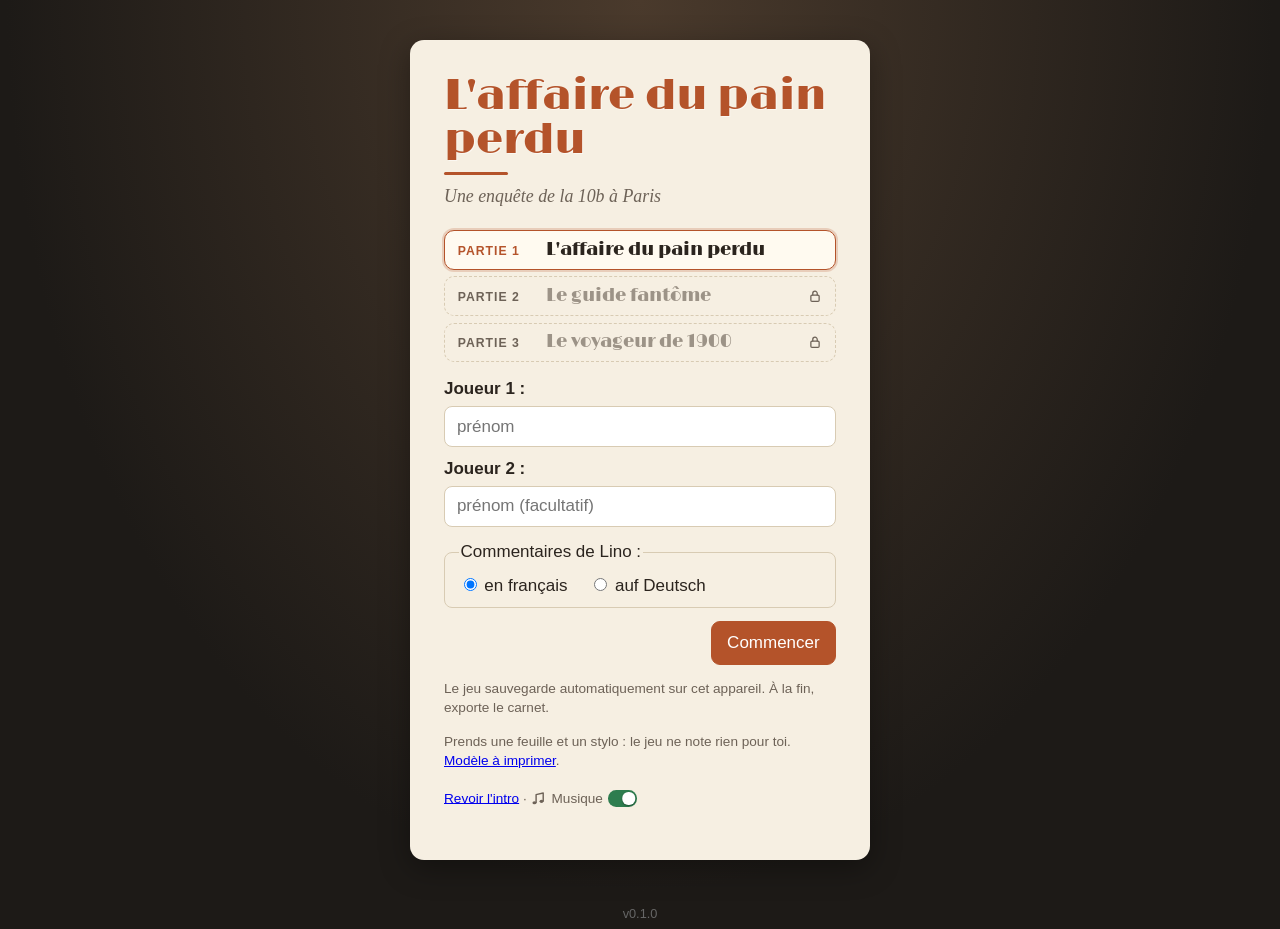
<file: index.html>
<!DOCTYPE html>
<html lang="fr">
<head>
  <meta charset="utf-8">
  <meta name="viewport" content="width=device-width, initial-scale=1">
  <title>L'affaire du pain perdu</title>
  <meta name="description" content="Une enquête à Paris pour apprendre le français (A2) – jeu d'aventure point-and-click.">
  <meta name="theme-color" content="#2a2521">
  <meta name="mobile-web-app-capable" content="yes">
  <meta name="apple-mobile-web-app-capable" content="yes">
  <meta name="apple-mobile-web-app-status-bar-style" content="black">
  <meta name="apple-mobile-web-app-title" content="Pain perdu">
  <link rel="manifest" href="manifest.webmanifest">
  <link rel="apple-touch-icon" href="assets/icons/icon-180.png">
  <link rel="icon" href="data:image/svg+xml,<svg xmlns='http://www.w3.org/2000/svg' viewBox='0 0 100 100'><text y='.9em' font-size='90'>🥖</text></svg>">
  <link rel="stylesheet" href="css/style.css">
</head>
<body>
  <!-- Startbildschirm -->
  <section id="start" class="start">
    <div class="start-card">
      <h1 id="title">L'affaire du pain perdu</h1>
      <p id="subtitle" class="sub">Une enquête de la 10b à Paris</p>
      <!-- Drei Teile: Teil 2 und 3 sind gesperrt, bis der Teil davor geschafft ist oder das Schlüsselwort eingegeben wird -->
      <div id="parts" class="parts" role="radiogroup" aria-label="Choisis l'enquête">
        <button type="button" class="part on" data-part="1" role="radio" aria-checked="true"><span class="part-n">Partie 1</span><span class="part-t">L'affaire du pain perdu</span></button>
        <button type="button" class="part" data-part="2" role="radio" aria-checked="false"><span class="part-n">Partie 2<svg class="lock" viewBox="0 0 22 22" fill="none" stroke="currentColor" stroke-width="2" stroke-linecap="round" stroke-linejoin="round" aria-hidden="true"><rect x="4.5" y="9.5" width="13" height="10" rx="1.8"/><path d="M7.5 9.5V7a3.5 3.5 0 0 1 7 0v2.5"/></svg></span><span class="part-t">Le guide fantôme</span></button>
        <button type="button" class="part" data-part="3" role="radio" aria-checked="false"><span class="part-n">Partie 3<svg class="lock" viewBox="0 0 22 22" fill="none" stroke="currentColor" stroke-width="2" stroke-linecap="round" stroke-linejoin="round" aria-hidden="true"><rect x="4.5" y="9.5" width="13" height="10" rx="1.8"/><path d="M7.5 9.5V7a3.5 3.5 0 0 1 7 0v2.5"/></svg></span><span class="part-t">Le voyageur de 1900</span></button>
      </div>
      <div id="keyrow" class="keyrow" hidden>
        <p id="keyask">La partie 2 s'ouvre à la fin de la partie 1. Tu as le mot de passe ?</p>
        <div class="keyin"><input id="key" type="text" maxlength="40" autocomplete="off" autocapitalize="off" autocorrect="off" spellcheck="false" placeholder="mot de passe" aria-label="Mot de passe"><button id="btn-key" class="btn">Ouvrir</button></div>
        <p id="keymsg" class="keymsg" role="status"></p>
      </div>
      <label>Joueur 1 : <input id="p1" type="text" maxlength="30" autocomplete="off" placeholder="prénom"></label>
      <label>Joueur 2 : <input id="p2" type="text" maxlength="30" autocomplete="off" placeholder="prénom (facultatif)"></label>
      <fieldset class="p1only">
        <legend>Commentaires de Lino :</legend>
        <label class="radio"><input type="radio" name="lino" value="fr" checked> en français</label>
        <label class="radio"><input type="radio" name="lino" value="de"> auf Deutsch</label>
      </fieldset>
      <div class="bar">
        <button id="btn-full-start" class="btn" hidden><svg class="fsi" viewBox="0 0 22 22" fill="none" stroke="currentColor" stroke-width="1.9" stroke-linecap="round" stroke-linejoin="round" aria-hidden="true"><path d="M3 8V3h5M14 3h5v5M19 14v5h-5M8 19H3v-5"/></svg><span class="tl">Plein écran</span></button>
        <button id="btn-resume" class="btn" hidden>Continuer la partie</button>
        <button id="btn-start" class="btn primary">Commencer</button>
      </div>
      <p class="tiny">Le jeu sauvegarde automatiquement sur cet appareil. À la fin, exporte le carnet.</p>
      <p class="tiny">Prends une feuille et un stylo : le jeu ne note rien pour toi.<span class="p1only"> <a href="zettel.html" target="_blank">Modèle à imprimer</a>.</span></p>
      <!-- Schalter für die Musik im Intro (alle Teile, gemerkt auf diesem Gerät); das Intro zeigt eine Kopie davon -->
      <p class="tiny"><a href="#" id="btn-intro">Revoir l'intro</a> · <button type="button" id="btn-music" class="musicsw" role="switch" aria-checked="true" title="Musique de l'intro"><svg class="nicon" viewBox="0 0 22 22" aria-hidden="true"><path d="M8.6 16.4V5.1l10-2.2v11.3" fill="none" stroke="currentColor" stroke-width="2" stroke-linecap="round" stroke-linejoin="round"/><ellipse cx="6.2" cy="16.6" rx="2.7" ry="2.2" fill="currentColor"/><ellipse cx="16.2" cy="14.6" rx="2.7" ry="2.2" fill="currentColor"/></svg>Musique<span class="sw" aria-hidden="true"></span></button></p>
    </div>
  </section>

  <!-- Spiel -->
  <section id="game" hidden>
    <header class="top">
      <div class="left"><button id="btn-menu" class="btn top-btn" aria-label="Menu" title="Retour au menu (la partie est sauvegardée)"><svg class="ticon" viewBox="0 0 22 22" fill="none" stroke="currentColor" stroke-width="1.9" stroke-linecap="round" stroke-linejoin="round" aria-hidden="true"><path d="M2.5 10.5 11 3.5l8.5 7"/><path d="M5 9v9.5h12V9"/><path d="M9.3 18.5v-5h3.4v5"/></svg><span class="tl">Menu</span></button><span class="brand">Le Pain perdu</span><span id="scene-name" class="scene"></span><span id="node-id" class="nid" hidden></span></div>
      <div class="right">
        <span id="mouse" class="mouse"></span>
        <!-- Symbole erscheinen nur auf kleinen Bildschirmen (css: Smartphones) -->
        <button id="btn-carnet" class="btn top-btn" aria-label="Carnet"><svg class="ticon" viewBox="0 0 22 22" fill="none" stroke="currentColor" stroke-width="1.9" stroke-linecap="round" stroke-linejoin="round" aria-hidden="true"><path d="M5.5 2.5h10a1.5 1.5 0 0 1 1.5 1.5v14a1.5 1.5 0 0 1-1.5 1.5h-10z"/><path d="M8.5 2.5v17M11.5 7.5h3M11.5 10.5h3"/></svg><span class="tl">Carnet</span> <span id="carnet-count" class="badge"></span></button>
        <button id="btn-map" class="btn top-btn" aria-label="Carte"><svg class="ticon" viewBox="0 0 22 22" fill="none" stroke="currentColor" stroke-width="1.9" stroke-linecap="round" stroke-linejoin="round" aria-hidden="true"><path d="M2.5 5.5l5.5-2 6 2 5.5-2v13l-5.5 2-6-2-5.5 2z"/><path d="M8 3.5v13M14 5.5v13"/></svg><span class="tl">Carte</span></button>
        <button id="btn-inv" class="btn top-btn" aria-label="Inventaire"><svg class="ticon" viewBox="0 0 22 22" fill="none" stroke="currentColor" stroke-width="1.9" stroke-linecap="round" stroke-linejoin="round" aria-hidden="true"><path d="M5.5 9a5.5 5.5 0 0 1 11 0v9a1.5 1.5 0 0 1-1.5 1.5H7A1.5 1.5 0 0 1 5.5 18z"/><path d="M8.5 4.3V2.5h5v1.8M8.5 12.5h5v3.5h-5z"/></svg><span class="tl">Inventaire</span></button>
        <button id="btn-gloss" class="btn top-btn" aria-label="Glossaire"><svg class="ticon" viewBox="0 0 22 22" fill="none" stroke="currentColor" stroke-width="1.9" stroke-linecap="round" stroke-linejoin="round" aria-hidden="true"><path d="M11 6C9 4.5 6 4 2.5 4.5v13C6 17 9 17.5 11 19c2-1.5 5-2 8.5-1.5v-13C16 4 13 4.5 11 6z"/><path d="M11 6v13"/></svg><span class="tl">Glossaire</span></button>
        <button id="btn-lang" class="btn top-btn" title="Commentaires de Lino : français / deutsch" aria-label="Lino FR/DE"><span class="tglyph" aria-hidden="true">FR<br>DE</span><span class="tl">Lino<span class="tl-long"> FR/DE</span></span></button>
        <button id="btn-full" class="btn top-btn" aria-label="Plein écran" title="Plein écran" hidden><svg class="ticon" viewBox="0 0 22 22" fill="none" stroke="currentColor" stroke-width="1.9" stroke-linecap="round" stroke-linejoin="round" aria-hidden="true"><path d="M3 8V3h5M14 3h5v5M19 14v5h-5M8 19H3v-5"/></svg><span class="tl">Plein écran</span></button>
        <button id="btn-prof" class="btn top-btn prof" hidden><span class="tglyph" aria-hidden="true">Prof</span><span class="tl">Prof</span></button>
      </div>
    </header>
    <main class="play">
      <div id="rotate-hint" class="rotate-hint" hidden><span class="rot" aria-hidden="true">⟳</span><span>Tourne ton téléphone : l'image est plus grande.</span><button class="x" aria-label="Fermer">×</button></div>
      <div id="stage" class="stage" aria-label="Scène"></div>
      <div id="dialogue" class="dialogue"></div>
    </main>
  </section>

  <!-- Fenster (Carnet, Karte, Aufgaben …) -->
  <div id="modal" class="modal" hidden>
    <div class="modal-inner">
      <button id="modal-close" class="close" aria-label="Fermer">×</button>
      <div id="modal-body"></div>
    </div>
  </div>
  <div id="toasts" class="toasts"></div>
  <div id="gltip" class="gltip" hidden></div>
  <footer class="foot"><span id="ver"></span></footer>

  <script src="js/data.js"></script>
  <script src="js/prof.js"></script>
  <script src="js/audioplayer.js"></script>
  <script src="js/game.js"></script>
</body>
</html>
</file>
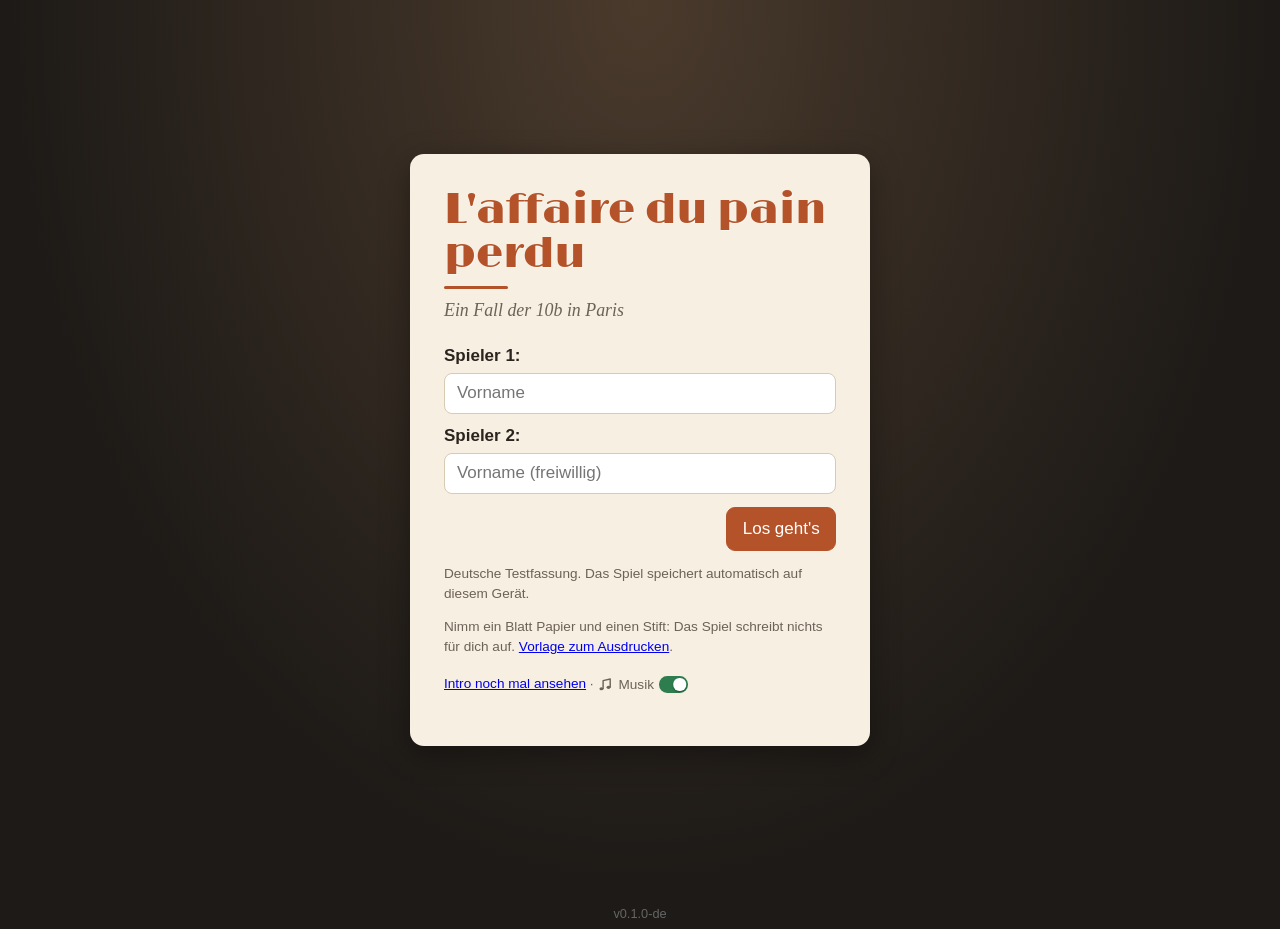
<file: de/index.html>
<!DOCTYPE html>
<html lang="de">
<head>
  <meta charset="utf-8">
  <meta name="viewport" content="width=device-width, initial-scale=1">
  <title>L'affaire du pain perdu – deutsche Fassung</title>
  <meta name="description" content="Ein Fall in Paris – Point-and-Click-Abenteuer, deutsche Testfassung.">
  <meta name="theme-color" content="#2a2521">
  <meta name="mobile-web-app-capable" content="yes">
  <meta name="apple-mobile-web-app-capable" content="yes">
  <meta name="apple-mobile-web-app-status-bar-style" content="black">
  <meta name="apple-mobile-web-app-title" content="Pain perdu">
  <link rel="manifest" href="manifest.webmanifest">
  <link rel="apple-touch-icon" href="../assets/icons/icon-180.png">
  <link rel="icon" href="data:image/svg+xml,<svg xmlns='http://www.w3.org/2000/svg' viewBox='0 0 100 100'><text y='.9em' font-size='90'>🥖</text></svg>">
  <link rel="stylesheet" href="../css/style.css">
  <link rel="stylesheet" href="css/de.css">
</head>
<body>
  <!-- Startbildschirm -->
  <section id="start" class="start">
    <div class="start-card">
      <h1 id="title">L'affaire du pain perdu</h1>
      <p id="subtitle" class="sub">Ein Fall der 10b in Paris</p>
      <label>Spieler 1: <input id="p1" type="text" maxlength="30" autocomplete="off" placeholder="Vorname"></label>
      <label>Spieler 2: <input id="p2" type="text" maxlength="30" autocomplete="off" placeholder="Vorname (freiwillig)"></label>
      <!-- in der deutschen Fassung ohne Sprachwahl für Linos Kommentare -->
      <fieldset hidden>
        <legend>Linos Kommentare:</legend>
        <label class="radio"><input type="radio" name="lino" value="fr" checked> auf Deutsch</label>
        <label class="radio"><input type="radio" name="lino" value="de"> auf Deutsch</label>
      </fieldset>
      <div class="bar">
        <button id="btn-full-start" class="btn" hidden><svg class="fsi" viewBox="0 0 22 22" fill="none" stroke="currentColor" stroke-width="1.9" stroke-linecap="round" stroke-linejoin="round" aria-hidden="true"><path d="M3 8V3h5M14 3h5v5M19 14v5h-5M8 19H3v-5"/></svg><span class="tl">Vollbild</span></button>
        <button id="btn-resume" class="btn" hidden>Weiterspielen</button>
        <button id="btn-start" class="btn primary">Los geht's</button>
      </div>
      <p class="tiny">Deutsche Testfassung. Das Spiel speichert automatisch auf diesem Gerät.</p>
      <p class="tiny">Nimm ein Blatt Papier und einen Stift: Das Spiel schreibt nichts für dich auf. <a href="zettel.html" target="_blank">Vorlage zum Ausdrucken</a>.</p>
      <!-- Schalter für die Musik im Intro (gemerkt auf diesem Gerät); das Intro zeigt eine Kopie davon -->
      <p class="tiny"><a href="#" id="btn-intro">Intro noch mal ansehen</a> · <button type="button" id="btn-music" class="musicsw" role="switch" aria-checked="true" title="Musik im Intro"><svg class="nicon" viewBox="0 0 22 22" aria-hidden="true"><path d="M8.6 16.4V5.1l10-2.2v11.3" fill="none" stroke="currentColor" stroke-width="2" stroke-linecap="round" stroke-linejoin="round"/><ellipse cx="6.2" cy="16.6" rx="2.7" ry="2.2" fill="currentColor"/><ellipse cx="16.2" cy="14.6" rx="2.7" ry="2.2" fill="currentColor"/></svg>Musik<span class="sw" aria-hidden="true"></span></button></p>
    </div>
  </section>

  <!-- Spiel -->
  <section id="game" hidden>
    <header class="top">
      <div class="left"><button id="btn-menu" class="btn top-btn" aria-label="Menü" title="Zurück zum Menü (das Spiel bleibt gespeichert)"><svg class="ticon" viewBox="0 0 22 22" fill="none" stroke="currentColor" stroke-width="1.9" stroke-linecap="round" stroke-linejoin="round" aria-hidden="true"><path d="M2.5 10.5 11 3.5l8.5 7"/><path d="M5 9v9.5h12V9"/><path d="M9.3 18.5v-5h3.4v5"/></svg><span class="tl">Menü</span></button><span class="brand">Le Pain perdu</span><span id="scene-name" class="scene"></span><span id="node-id" class="nid" hidden></span></div>
      <div class="right">
        <span id="mouse" class="mouse"></span>
        <!-- Symbole erscheinen nur auf kleinen Bildschirmen (css: Smartphones) -->
        <button id="btn-carnet" class="btn top-btn" aria-label="Fallakte"><svg class="ticon" viewBox="0 0 22 22" fill="none" stroke="currentColor" stroke-width="1.9" stroke-linecap="round" stroke-linejoin="round" aria-hidden="true"><path d="M5.5 2.5h10a1.5 1.5 0 0 1 1.5 1.5v14a1.5 1.5 0 0 1-1.5 1.5h-10z"/><path d="M8.5 2.5v17M11.5 7.5h3M11.5 10.5h3"/></svg><span class="tl">Fallakte</span> <span id="carnet-count" class="badge"></span></button>
        <button id="btn-map" class="btn top-btn" aria-label="Karte"><svg class="ticon" viewBox="0 0 22 22" fill="none" stroke="currentColor" stroke-width="1.9" stroke-linecap="round" stroke-linejoin="round" aria-hidden="true"><path d="M2.5 5.5l5.5-2 6 2 5.5-2v13l-5.5 2-6-2-5.5 2z"/><path d="M8 3.5v13M14 5.5v13"/></svg><span class="tl">Karte</span></button>
        <button id="btn-inv" class="btn top-btn" aria-label="Inventar"><svg class="ticon" viewBox="0 0 22 22" fill="none" stroke="currentColor" stroke-width="1.9" stroke-linecap="round" stroke-linejoin="round" aria-hidden="true"><path d="M5.5 9a5.5 5.5 0 0 1 11 0v9a1.5 1.5 0 0 1-1.5 1.5H7A1.5 1.5 0 0 1 5.5 18z"/><path d="M8.5 4.3V2.5h5v1.8M8.5 12.5h5v3.5h-5z"/></svg><span class="tl">Inventar</span></button>
        <button id="btn-gloss" class="btn top-btn" aria-label="Lexikon"><svg class="ticon" viewBox="0 0 22 22" fill="none" stroke="currentColor" stroke-width="1.9" stroke-linecap="round" stroke-linejoin="round" aria-hidden="true"><path d="M11 6C9 4.5 6 4 2.5 4.5v13C6 17 9 17.5 11 19c2-1.5 5-2 8.5-1.5v-13C16 4 13 4.5 11 6z"/><path d="M11 6v13"/></svg><span class="tl">Lexikon</span></button>
        <button id="btn-lang" class="btn top-btn" hidden><span class="tl">Lino</span></button>
        <button id="btn-full" class="btn top-btn" aria-label="Vollbild" title="Vollbild" hidden><svg class="ticon" viewBox="0 0 22 22" fill="none" stroke="currentColor" stroke-width="1.9" stroke-linecap="round" stroke-linejoin="round" aria-hidden="true"><path d="M3 8V3h5M14 3h5v5M19 14v5h-5M8 19H3v-5"/></svg><span class="tl">Vollbild</span></button>
        <button id="btn-prof" class="btn top-btn prof" hidden><span class="tglyph" aria-hidden="true">Prof</span><span class="tl">Prof</span></button>
      </div>
    </header>
    <main class="play">
      <div id="rotate-hint" class="rotate-hint" hidden><span class="rot" aria-hidden="true">⟳</span><span>Dreh dein Handy: Dann wird das Bild größer.</span><button class="x" aria-label="Schließen">×</button></div>
      <div id="stage" class="stage" aria-label="Szene"></div>
      <div id="dialogue" class="dialogue"></div>
    </main>
  </section>

  <!-- Fenster (Fallakte, Karte, Aufgaben …) -->
  <div id="modal" class="modal" hidden>
    <div class="modal-inner">
      <button id="modal-close" class="close" aria-label="Schließen">×</button>
      <div id="modal-body"></div>
    </div>
  </div>
  <div id="toasts" class="toasts"></div>
  <div id="gltip" class="gltip" hidden></div>
  <footer class="foot"><span id="ver"></span></footer>

  <script src="js/data.js"></script>
  <script src="../js/prof.js"></script>
  <script src="../js/audioplayer.js"></script>
  <script src="js/game.js"></script>
</body>
</html>
</file>
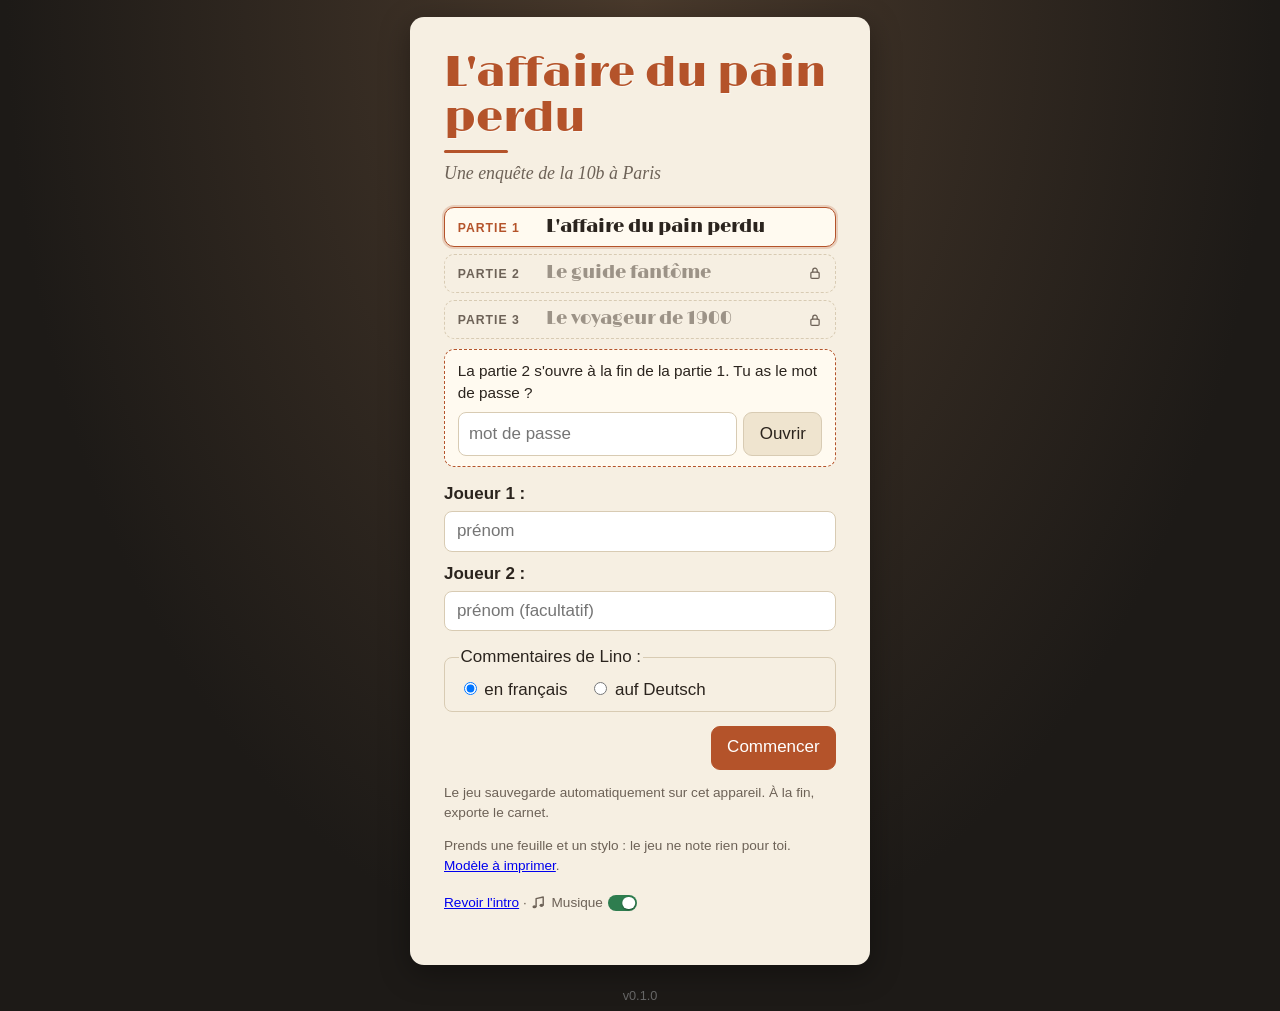
<file: guide-fantome/index.html>
<!DOCTYPE html>
<html lang="fr">
<head>
  <meta charset="utf-8">
  <meta name="viewport" content="width=device-width, initial-scale=1">
  <title>Le guide fantôme</title>
  <meta name="description" content="Le guide fantôme – une enquête de Marie à Paris pour apprendre le français (A2). Jeu d'aventure point-and-click, partie 2.">
  <meta name="theme-color" content="#2a2521">
  <meta name="mobile-web-app-capable" content="yes">
  <meta name="apple-mobile-web-app-capable" content="yes">
  <meta name="apple-mobile-web-app-status-bar-style" content="black">
  <meta name="apple-mobile-web-app-title" content="Guide fantôme">
  <link rel="manifest" href="manifest.webmanifest">
  <link rel="apple-touch-icon" href="../assets/icons/icon-180.png">
  <link rel="icon" href="data:image/svg+xml,<svg xmlns='http://www.w3.org/2000/svg' viewBox='0 0 100 100'><text y='.9em' font-size='90'>🌂</text></svg>">
  <link rel="stylesheet" href="../css/style.css">
  <link rel="stylesheet" href="css/guide.css">
</head>
<body>
  <!-- Startbildschirm -->
  <section id="start" class="start">
    <div class="start-card">
      <h1 id="title">Le guide fantôme</h1>
      <p id="subtitle" class="sub">Une enquête de Marie à Paris</p>
      <label>Joueur 1 : <input id="p1" type="text" maxlength="30" autocomplete="off" placeholder="prénom"></label>
      <label>Joueur 2 : <input id="p2" type="text" maxlength="30" autocomplete="off" placeholder="prénom (facultatif)"></label>
      <div class="bar">
        <button id="btn-full-start" class="btn" hidden><svg class="fsi" viewBox="0 0 22 22" fill="none" stroke="currentColor" stroke-width="1.9" stroke-linecap="round" stroke-linejoin="round" aria-hidden="true"><path d="M3 8V3h5M14 3h5v5M19 14v5h-5M8 19H3v-5"/></svg><span class="tl">Plein écran</span></button>
        <button id="btn-resume" class="btn" hidden>Continuer la partie</button>
        <button id="btn-start" class="btn primary">Commencer</button>
      </div>
      <p class="tiny">Le jeu sauvegarde automatiquement sur cet appareil. À la fin, exporte le carnet.</p>
      <p class="tiny">Prends une feuille et un stylo : le jeu ne note rien pour toi.</p>
      <p class="tiny">Partie 2. La partie 1 : <a href="../index.html">L'affaire du pain perdu</a>.</p>
    </div>
  </section>

  <!-- Spiel -->
  <section id="game" hidden>
    <header class="top">
      <div class="left"><button id="btn-menu" class="btn top-btn" aria-label="Menu" title="Retour au menu (la partie est sauvegardée)"><svg class="ticon" viewBox="0 0 22 22" fill="none" stroke="currentColor" stroke-width="1.9" stroke-linecap="round" stroke-linejoin="round" aria-hidden="true"><path d="M2.5 10.5 11 3.5l8.5 7"/><path d="M5 9v9.5h12V9"/><path d="M9.3 18.5v-5h3.4v5"/></svg><span class="tl">Menu</span></button><span class="brand">Le guide fantôme</span><span id="scene-name" class="scene"></span><span id="node-id" class="nid" hidden></span></div>
      <div class="right">
        <span id="mouse" class="mouse"></span>
        <!-- Symbole erscheinen nur auf kleinen Bildschirmen (css: Smartphones) -->
        <button id="btn-carnet" class="btn top-btn" aria-label="Carnet"><svg class="ticon" viewBox="0 0 22 22" fill="none" stroke="currentColor" stroke-width="1.9" stroke-linecap="round" stroke-linejoin="round" aria-hidden="true"><path d="M5.5 2.5h10a1.5 1.5 0 0 1 1.5 1.5v14a1.5 1.5 0 0 1-1.5 1.5h-10z"/><path d="M8.5 2.5v17M11.5 7.5h3M11.5 10.5h3"/></svg><span class="tl">Carnet</span> <span id="carnet-count" class="badge"></span></button>
        <button id="btn-map" class="btn top-btn" aria-label="Carte"><svg class="ticon" viewBox="0 0 22 22" fill="none" stroke="currentColor" stroke-width="1.9" stroke-linecap="round" stroke-linejoin="round" aria-hidden="true"><path d="M2.5 5.5l5.5-2 6 2 5.5-2v13l-5.5 2-6-2-5.5 2z"/><path d="M8 3.5v13M14 5.5v13"/></svg><span class="tl">Carte</span></button>
        <button id="btn-inv" class="btn top-btn" aria-label="Inventaire"><svg class="ticon" viewBox="0 0 22 22" fill="none" stroke="currentColor" stroke-width="1.9" stroke-linecap="round" stroke-linejoin="round" aria-hidden="true"><path d="M5.5 9a5.5 5.5 0 0 1 11 0v9a1.5 1.5 0 0 1-1.5 1.5H7A1.5 1.5 0 0 1 5.5 18z"/><path d="M8.5 4.3V2.5h5v1.8M8.5 12.5h5v3.5h-5z"/></svg><span class="tl">Inventaire</span></button>
        <button id="btn-gloss" class="btn top-btn" aria-label="Glossaire"><svg class="ticon" viewBox="0 0 22 22" fill="none" stroke="currentColor" stroke-width="1.9" stroke-linecap="round" stroke-linejoin="round" aria-hidden="true"><path d="M11 6C9 4.5 6 4 2.5 4.5v13C6 17 9 17.5 11 19c2-1.5 5-2 8.5-1.5v-13C16 4 13 4.5 11 6z"/><path d="M11 6v13"/></svg><span class="tl">Glossaire</span></button>
        <button id="btn-full" class="btn top-btn" aria-label="Plein écran" title="Plein écran" hidden><svg class="ticon" viewBox="0 0 22 22" fill="none" stroke="currentColor" stroke-width="1.9" stroke-linecap="round" stroke-linejoin="round" aria-hidden="true"><path d="M3 8V3h5M14 3h5v5M19 14v5h-5M8 19H3v-5"/></svg><span class="tl">Plein écran</span></button>
        <button id="btn-prof" class="btn top-btn prof" hidden><span class="tglyph" aria-hidden="true">Prof</span><span class="tl">Prof</span></button>
      </div>
    </header>
    <main class="play">
      <div id="rotate-hint" class="rotate-hint" hidden><span class="rot" aria-hidden="true">⟳</span><span>Tourne ton téléphone : l'image est plus grande.</span><button class="x" aria-label="Fermer">×</button></div>
      <div id="stage" class="stage" aria-label="Scène"></div>
      <div id="dialogue" class="dialogue"></div>
    </main>
  </section>

  <!-- Fenster (Carnet, Karte, Aufgaben …) -->
  <div id="modal" class="modal" hidden>
    <div class="modal-inner">
      <button id="modal-close" class="close" aria-label="Fermer">×</button>
      <div id="modal-body"></div>
    </div>
  </div>
  <div id="toasts" class="toasts"></div>
  <div id="gltip" class="gltip" hidden></div>
  <footer class="foot"><span id="ver"></span></footer>

  <script src="js/data.js"></script>
  <script src="../js/prof.js"></script>
  <script src="../js/audioplayer.js"></script>
  <script src="js/game.js"></script>
</body>
</html>
</file>
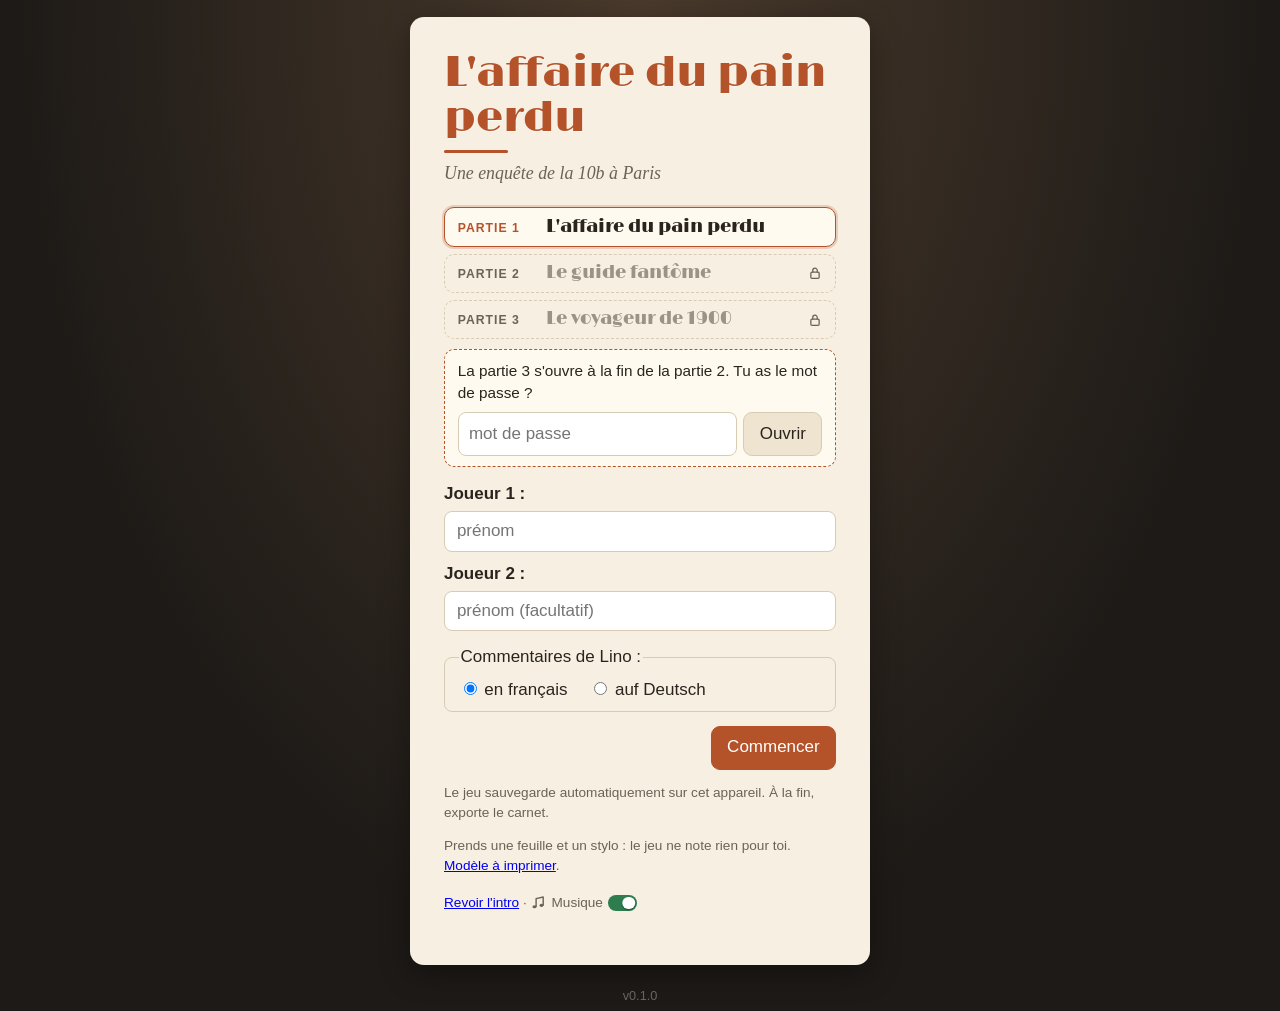
<file: voyageur/index.html>
<!DOCTYPE html>
<html lang="fr">
<head>
  <meta charset="utf-8">
  <meta name="viewport" content="width=device-width, initial-scale=1">
  <title>Le voyageur de 1900</title>
  <meta name="description" content="Le voyageur de 1900 – une enquête de Lino et Marie à Paris pour apprendre le français (A2). Jeu d'aventure point-and-click, partie 3.">
  <meta name="theme-color" content="#2a2521">
  <meta name="mobile-web-app-capable" content="yes">
  <meta name="apple-mobile-web-app-capable" content="yes">
  <meta name="apple-mobile-web-app-status-bar-style" content="black">
  <meta name="apple-mobile-web-app-title" content="Voyageur 1900">
  <link rel="manifest" href="manifest.webmanifest">
  <link rel="apple-touch-icon" href="../assets/icons/icon-180.png">
  <link rel="icon" href="data:image/svg+xml,<svg xmlns='http://www.w3.org/2000/svg' viewBox='0 0 100 100'><text y='.9em' font-size='90'>📷</text></svg>">
  <link rel="stylesheet" href="../css/style.css">
  <link rel="stylesheet" href="css/voyageur.css">
</head>
<body>
  <!-- Startbildschirm -->
  <section id="start" class="start">
    <div class="start-card">
      <h1 id="title">Le voyageur de 1900</h1>
      <p id="subtitle" class="sub">Une enquête de Lino et Marie à Paris</p>
      <label>Joueur 1 : <input id="p1" type="text" maxlength="30" autocomplete="off" placeholder="prénom"></label>
      <label>Joueur 2 : <input id="p2" type="text" maxlength="30" autocomplete="off" placeholder="prénom (facultatif)"></label>
      <div class="bar">
        <button id="btn-full-start" class="btn" hidden><svg class="fsi" viewBox="0 0 22 22" fill="none" stroke="currentColor" stroke-width="1.9" stroke-linecap="round" stroke-linejoin="round" aria-hidden="true"><path d="M3 8V3h5M14 3h5v5M19 14v5h-5M8 19H3v-5"/></svg><span class="tl">Plein écran</span></button>
        <button id="btn-resume" class="btn" hidden>Continuer la partie</button>
        <button id="btn-start" class="btn primary">Commencer</button>
      </div>
      <p class="tiny">Le jeu sauvegarde automatiquement sur cet appareil. À la fin, exportez le carnet.</p>
      <p class="tiny">Prenez une feuille et un stylo : le jeu ne note rien pour vous.</p>
      <p class="tiny">Partie 3. Avant : <a href="../index.html">L'affaire du pain perdu</a> et <a href="../guide-fantome/index.html">Le guide fantôme</a>.</p>
    </div>
  </section>

  <!-- Spiel -->
  <section id="game" hidden>
    <header class="top">
      <div class="left"><button id="btn-menu" class="btn top-btn" aria-label="Menu" title="Retour au menu (la partie est sauvegardée)"><svg class="ticon" viewBox="0 0 22 22" fill="none" stroke="currentColor" stroke-width="1.9" stroke-linecap="round" stroke-linejoin="round" aria-hidden="true"><path d="M2.5 10.5 11 3.5l8.5 7"/><path d="M5 9v9.5h12V9"/><path d="M9.3 18.5v-5h3.4v5"/></svg><span class="tl">Menu</span></button><span class="brand">Le voyageur de 1900</span><span id="scene-name" class="scene"></span><span id="node-id" class="nid" hidden></span></div>
      <div class="right">
        <span id="mouse" class="mouse"></span>
        <!-- Symbole erscheinen nur auf kleinen Bildschirmen (css: Smartphones) -->
        <button id="btn-carnet" class="btn top-btn" aria-label="Carnet"><svg class="ticon" viewBox="0 0 22 22" fill="none" stroke="currentColor" stroke-width="1.9" stroke-linecap="round" stroke-linejoin="round" aria-hidden="true"><path d="M5.5 2.5h10a1.5 1.5 0 0 1 1.5 1.5v14a1.5 1.5 0 0 1-1.5 1.5h-10z"/><path d="M8.5 2.5v17M11.5 7.5h3M11.5 10.5h3"/></svg><span class="tl">Carnet</span> <span id="carnet-count" class="badge"></span></button>
        <button id="btn-map" class="btn top-btn" aria-label="Carte"><svg class="ticon" viewBox="0 0 22 22" fill="none" stroke="currentColor" stroke-width="1.9" stroke-linecap="round" stroke-linejoin="round" aria-hidden="true"><path d="M2.5 5.5l5.5-2 6 2 5.5-2v13l-5.5 2-6-2-5.5 2z"/><path d="M8 3.5v13M14 5.5v13"/></svg><span class="tl">Carte</span></button>
        <button id="btn-inv" class="btn top-btn" aria-label="Inventaire"><svg class="ticon" viewBox="0 0 22 22" fill="none" stroke="currentColor" stroke-width="1.9" stroke-linecap="round" stroke-linejoin="round" aria-hidden="true"><path d="M5.5 9a5.5 5.5 0 0 1 11 0v9a1.5 1.5 0 0 1-1.5 1.5H7A1.5 1.5 0 0 1 5.5 18z"/><path d="M8.5 4.3V2.5h5v1.8M8.5 12.5h5v3.5h-5z"/></svg><span class="tl">Inventaire</span></button>
        <button id="btn-gloss" class="btn top-btn" aria-label="Glossaire"><svg class="ticon" viewBox="0 0 22 22" fill="none" stroke="currentColor" stroke-width="1.9" stroke-linecap="round" stroke-linejoin="round" aria-hidden="true"><path d="M11 6C9 4.5 6 4 2.5 4.5v13C6 17 9 17.5 11 19c2-1.5 5-2 8.5-1.5v-13C16 4 13 4.5 11 6z"/><path d="M11 6v13"/></svg><span class="tl">Glossaire</span></button>
        <button id="btn-full" class="btn top-btn" aria-label="Plein écran" title="Plein écran" hidden><svg class="ticon" viewBox="0 0 22 22" fill="none" stroke="currentColor" stroke-width="1.9" stroke-linecap="round" stroke-linejoin="round" aria-hidden="true"><path d="M3 8V3h5M14 3h5v5M19 14v5h-5M8 19H3v-5"/></svg><span class="tl">Plein écran</span></button>
        <button id="btn-prof" class="btn top-btn prof" hidden><span class="tglyph" aria-hidden="true">Prof</span><span class="tl">Prof</span></button>
      </div>
    </header>
    <main class="play">
      <div id="rotate-hint" class="rotate-hint" hidden><span class="rot" aria-hidden="true">⟳</span><span>Tournez votre téléphone : l'image est plus grande.</span><button class="x" aria-label="Fermer">×</button></div>
      <div id="stage" class="stage" aria-label="Scène"></div>
      <div id="dialogue" class="dialogue"></div>
    </main>
  </section>

  <!-- Fenster (Carnet, Karte, Aufgaben …) -->
  <div id="modal" class="modal" hidden>
    <div class="modal-inner">
      <button id="modal-close" class="close" aria-label="Fermer">×</button>
      <div id="modal-body"></div>
    </div>
  </div>
  <div id="toasts" class="toasts"></div>
  <div id="gltip" class="gltip" hidden></div>
  <footer class="foot"><span id="ver"></span></footer>

  <script src="js/data.js"></script>
  <script src="../js/prof.js"></script>
  <script src="../js/audioplayer.js"></script>
  <script src="js/game.js"></script>
</body>
</html>
</file>
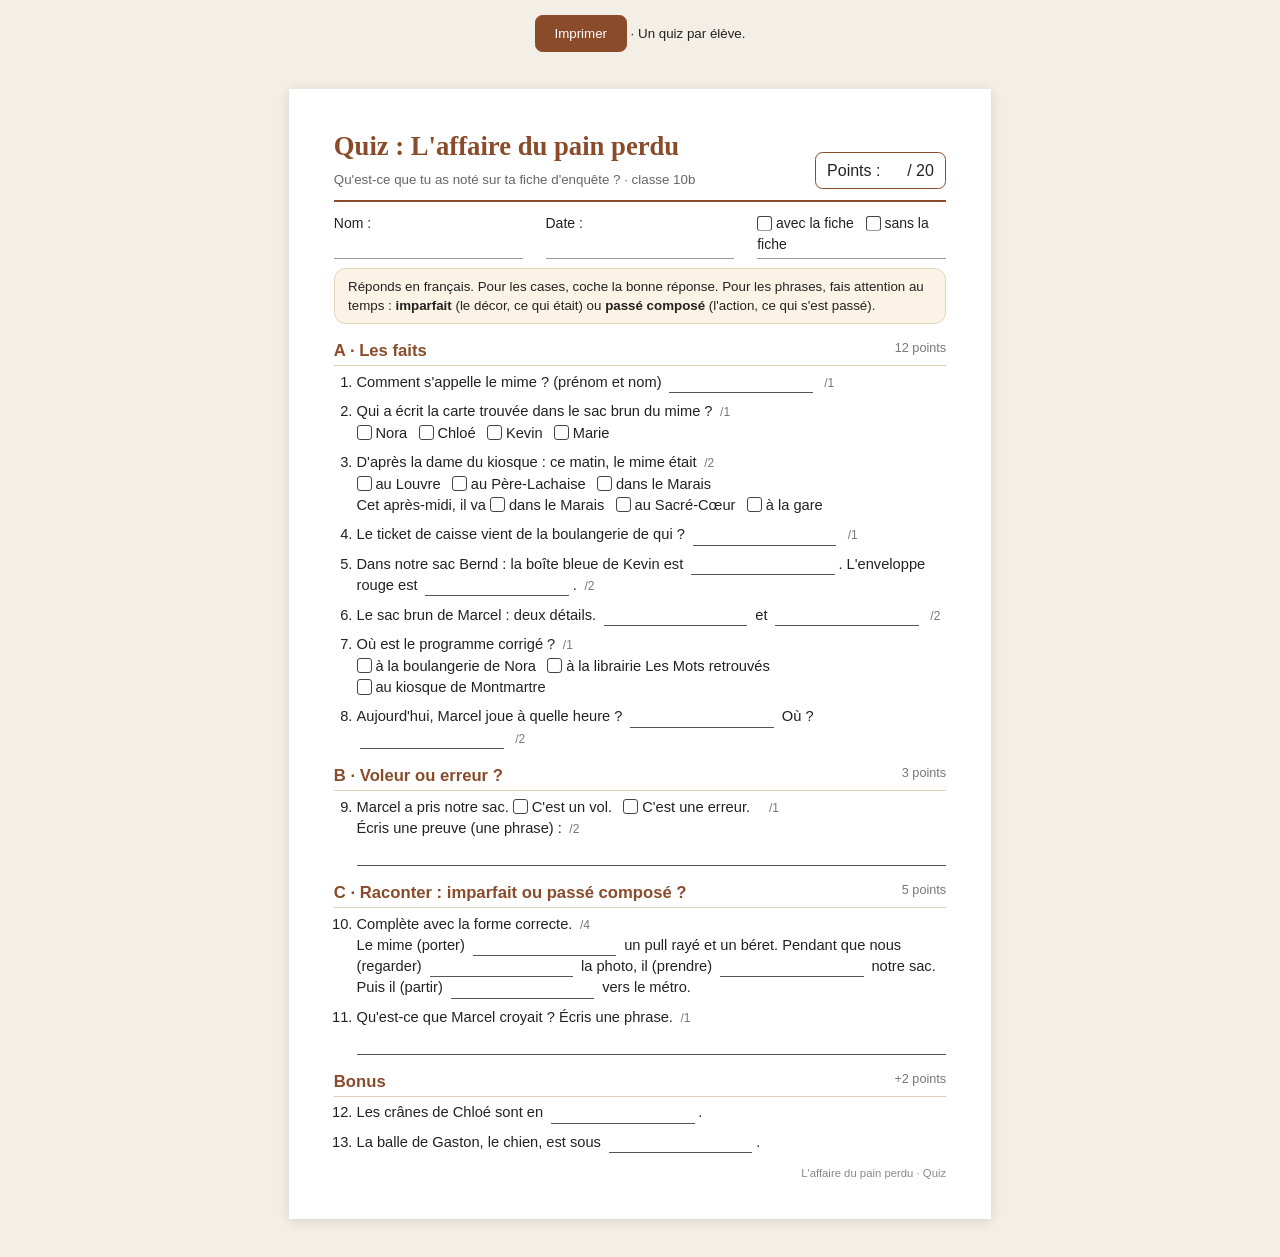
<file: quiz.html>
<!doctype html>
<html lang="fr">
<head>
<meta charset="utf-8">
<meta name="viewport" content="width=device-width, initial-scale=1">
<title>Quiz · L'affaire du pain perdu</title>
<style>
  @page { size: A4; margin: 13mm 14mm; }
  * { box-sizing: border-box; }
  body { margin: 0; font-family: "Segoe UI", Helvetica, Arial, sans-serif; color: #222; background: #f3efe6; font-size: 11pt; line-height: 1.45; }
  .sheet { max-width: 186mm; margin: 10mm auto; background: #fff; padding: 10mm 12mm; box-shadow: 0 2px 12px rgba(0,0,0,.12); }
  header { display: flex; justify-content: space-between; align-items: flex-end; border-bottom: 2px solid #8a4b2a; padding-bottom: 3mm; margin-bottom: 3mm; }
  h1 { font-family: Georgia, "Times New Roman", serif; font-size: 20pt; margin: 0; color: #8a4b2a; }
  .sub { margin: 1mm 0 0; color: #666; font-size: 10pt; }
  .pts { font-size: 12pt; border: 1.5px solid #8a4b2a; border-radius: 2mm; padding: 1.5mm 3mm; white-space: nowrap; }
  .meta { display: flex; gap: 6mm; font-size: 10.5pt; margin-bottom: 2.5mm; }
  .meta span { flex: 1; border-bottom: 1px solid #999; padding-bottom: 1mm; }
  .consigne { font-size: 10pt; background: #fbf4e6; border: 1px solid #e3d3b6; border-radius: 3mm; padding: 2mm 3.5mm; margin: 0 0 3mm; }
  h2 { font-size: 12.5pt; margin: 4mm 0 1.5mm; color: #8a4b2a; border-bottom: 1px solid #e3d3b6; padding-bottom: .5mm; }
  h2 small { color: #777; font-weight: 400; font-size: 9.5pt; float: right; }
  ol { margin: 0; padding-left: 6mm; }
  li { margin: 0 0 2.2mm; break-inside: avoid; }
  .p { color: #777; font-size: 9pt; margin-left: 2mm; white-space: nowrap; }
  .b { display: inline-block; min-width: 38mm; border-bottom: 1px solid #555; margin: 0 1mm; height: 5.5mm; vertical-align: bottom; }
  .b.l { min-width: 70mm; } .b.xl { min-width: 150mm; display: block; margin: 1.5mm 0 0; }
  .opt { white-space: nowrap; margin-right: 3mm; }
  .box { display: inline-block; width: 4mm; height: 4mm; border: 1.2px solid #444; border-radius: .8mm; vertical-align: -0.7mm; margin-right: 1mm; }
  footer { margin-top: 3mm; font-size: 8.5pt; color: #888; text-align: right; }
  .sol { break-before: page; page-break-before: always; }
  .sol h1 { font-size: 17pt; }
  .sol table { border-collapse: collapse; width: 100%; font-size: 10.5pt; }
  .sol td, .sol th { border-bottom: 1px solid #ddd; padding: 1.4mm 2mm; vertical-align: top; text-align: left; }
  .sol th { background: #fbf4e6; }
  .sol td:first-child { width: 8mm; color: #777; } .sol td:last-child { width: 14mm; text-align: right; color: #777; }
  .hidden { display: none; }
  @media print { body { background: #fff; } .sheet { box-shadow: none; margin: 0; max-width: none; padding: 0; } .noprint { display: none; } }
  .noprint { text-align: center; margin: 4mm 0; font-size: 10pt; }
  .noprint button { font: inherit; padding: 2mm 5mm; border-radius: 2mm; border: 1px solid #8a4b2a; background: #8a4b2a; color: #fff; cursor: pointer; }
</style>
</head>
<body>
<div class="noprint"><button onclick="window.print()">Imprimer</button> <span id="profnote"></span></div>
<div class="sheet">
  <header>
    <div><h1>Quiz : L'affaire du pain perdu</h1><p class="sub">Qu'est-ce que tu as noté sur ta fiche d'enquête ? · classe 10b</p></div>
    <div class="pts">Points : &nbsp;&nbsp;&nbsp;&nbsp; / 20</div>
  </header>
  <div class="meta"><span>Nom :</span><span>Date :</span><span><span class="box"></span>avec la fiche &nbsp; <span class="box"></span>sans la fiche</span></div>
  <p class="consigne">Réponds en français. Pour les cases, coche la bonne réponse. Pour les phrases, fais attention au temps : <b>imparfait</b> (le décor, ce qui était) ou <b>passé composé</b> (l'action, ce qui s'est passé).</p>

  <h2>A · Les faits <small>12 points</small></h2>
  <ol>
    <li>Comment s'appelle le mime ? (prénom et nom) <span class="b"></span><span class="p">/1</span></li>
    <li>Qui a écrit la carte trouvée dans le sac brun du mime ?<span class="p">/1</span><br>
      <span class="opt"><span class="box"></span>Nora</span><span class="opt"><span class="box"></span>Chloé</span><span class="opt"><span class="box"></span>Kevin</span><span class="opt"><span class="box"></span>Marie</span></li>
    <li>D'après la dame du kiosque : ce matin, le mime était<span class="p">/2</span><br>
      <span class="opt"><span class="box"></span>au Louvre</span><span class="opt"><span class="box"></span>au Père-Lachaise</span><span class="opt"><span class="box"></span>dans le Marais</span><br>
      Cet après-midi, il va <span class="opt"><span class="box"></span>dans le Marais</span><span class="opt"><span class="box"></span>au Sacré-Cœur</span><span class="opt"><span class="box"></span>à la gare</span></li>
    <li>Le ticket de caisse vient de la boulangerie de qui ? <span class="b"></span><span class="p">/1</span></li>
    <li>Dans notre sac Bernd : la boîte bleue de Kevin est <span class="b"></span>. L'enveloppe rouge est <span class="b"></span>.<span class="p">/2</span></li>
    <li>Le sac brun de Marcel : deux détails. <span class="b"></span> et <span class="b"></span><span class="p">/2</span></li>
    <li>Où est le programme corrigé ?<span class="p">/1</span><br>
      <span class="opt"><span class="box"></span>à la boulangerie de Nora</span><span class="opt"><span class="box"></span>à la librairie Les Mots retrouvés</span><span class="opt"><span class="box"></span>au kiosque de Montmartre</span></li>
    <li>Aujourd'hui, Marcel joue à quelle heure ? <span class="b"></span> Où ? <span class="b"></span><span class="p">/2</span></li>
  </ol>

  <h2>B · Voleur ou erreur ? <small>3 points</small></h2>
  <ol start="9">
    <li>Marcel a pris notre sac. <span class="opt"><span class="box"></span>C'est un vol.</span><span class="opt"><span class="box"></span>C'est une erreur.</span><span class="p">/1</span><br>
      Écris une preuve (une phrase) :<span class="p">/2</span><span class="b xl"></span></li>
  </ol>

  <h2>C · Raconter : imparfait ou passé composé ? <small>5 points</small></h2>
  <ol start="10">
    <li>Complète avec la forme correcte.<span class="p">/4</span><br>
      Le mime (porter) <span class="b"></span> un pull rayé et un béret. Pendant que nous (regarder) <span class="b"></span> la photo, il (prendre) <span class="b"></span> notre sac. Puis il (partir) <span class="b"></span> vers le métro.</li>
    <li>Qu'est-ce que Marcel croyait ? Écris une phrase.<span class="p">/1</span><span class="b xl"></span></li>
  </ol>

  <h2>Bonus <small>+2 points</small></h2>
  <ol start="12">
    <li>Les crânes de Chloé sont en <span class="b"></span>.</li>
    <li>La balle de Gaston, le chien, est sous <span class="b"></span>.</li>
  </ol>
  <footer>L'affaire du pain perdu · Quiz</footer>
</div>

<div class="sheet sol hidden" id="sol">
  <header><div><h1>Lösungen · Quiz « L'affaire du pain perdu »</h1><p class="sub">Nur für die Lehrkraft</p></div><div class="pts">20 (+2)</div></header>
  <table>
    <tr><th></th><th>Lösung</th><th>Punkte</th></tr>
    <tr><td>1</td><td>Marcel Blanchard</td><td>1</td></tr>
    <tr><td>2</td><td>Chloé</td><td>1</td></tr>
    <tr><td>3</td><td>au Père-Lachaise · dans le Marais</td><td>2</td></tr>
    <tr><td>4</td><td>Nora (la boulangère, dans le Marais)</td><td>1</td></tr>
    <tr><td>5</td><td>dans la poche de devant · sous les billets (de train)</td><td>2</td></tr>
    <tr><td>6</td><td>la fermeture rouge · l'autocollant jaune</td><td>2</td></tr>
    <tr><td>7</td><td>à la librairie Les Mots retrouvés</td><td>1</td></tr>
    <tr><td>8</td><td>à 17 h (17 heures) · (dans la) cour du Louvre</td><td>2</td></tr>
    <tr><td>9</td><td>C'est une erreur. (1) — Preuve, z. B.: « Sur la photo du matin, Marcel avait déjà son sac brun. » / « Marcel dit : Je crois que j'ai pris le mauvais sac. » / « Sur sa carte : Je croyais que c'était mon sac. » / « Il y avait deux sacs bruns et il était pressé. » (2; 1 Punkt bei richtiger Idee mit größeren Fehlern)</td><td>3</td></tr>
    <tr><td>10</td><td>portait · regardions · a pris · est parti (je 1 Punkt; nur die richtige Form zählt)</td><td>4</td></tr>
    <tr><td>11</td><td>Il croyait que c'était son sac. (imparfait; auch: « Il croyait que le sac était à lui. »)</td><td>1</td></tr>
    <tr><td>12</td><td>Bonus: en carton</td><td>+1</td></tr>
    <tr><td>13</td><td>Bonus: le banc (rouge)</td><td>+1</td></tr>
  </table>
  <p style="font-size:10pt;color:#555;margin-top:4mm">Wo die Fakten herkommen: 1, 4 Wärter/Ticket (Père-Lachaise, Montmartre) · 2 Karte im Sack (Montmartre) · 3 Kioskfrau (Hörtext) · 5 Sack Bernd (Start) und SMS von Kevin · 6 Foto von Chloé (Père-Lachaise) · 7, 9 Marcels Nachricht (Hörtext, Boulangerie) und Marcels Karte (Librairie) · 8 Aushang C (Librairie) · 10 Rapport de témoin (Montmartre) · 12 Chloés Werkstatt (Phase 2) · 13 Gaston (Phase 2).</p>
  <p style="font-size:10pt;color:#555">Vorschlag Notenschlüssel (anpassbar): 20–18 sehr gut · 17–15 gut · 14–12 befriedigend · 11–9 ausreichend · 8–5 mangelhaft · unter 5 ungenügend. Bonuspunkte zählen nach oben, nicht nach unten.</p>
  <footer>L'affaire du pain perdu · Lösungen</footer>
</div>
<script src="js/prof.js"></script>
<script>
  /* Lösungsseite nur mit dem Code der Lehrkraft (quiz.html?prof=1) */
  const pn = document.getElementById("profnote");
  if (/[?&]prof=1/.test(location.search) && window.ppProf.ask("Lösungen: Code der Lehrkraft eingeben")) { document.getElementById("sol").classList.remove("hidden"); pn.textContent = "· Seite 1–2: Quiz für die Schüler, letzte Seite: Lösungen (nur Lehrkraft)."; }
  else pn.textContent = "· Un quiz par élève.";
</script>
</body>
</html>
</file>
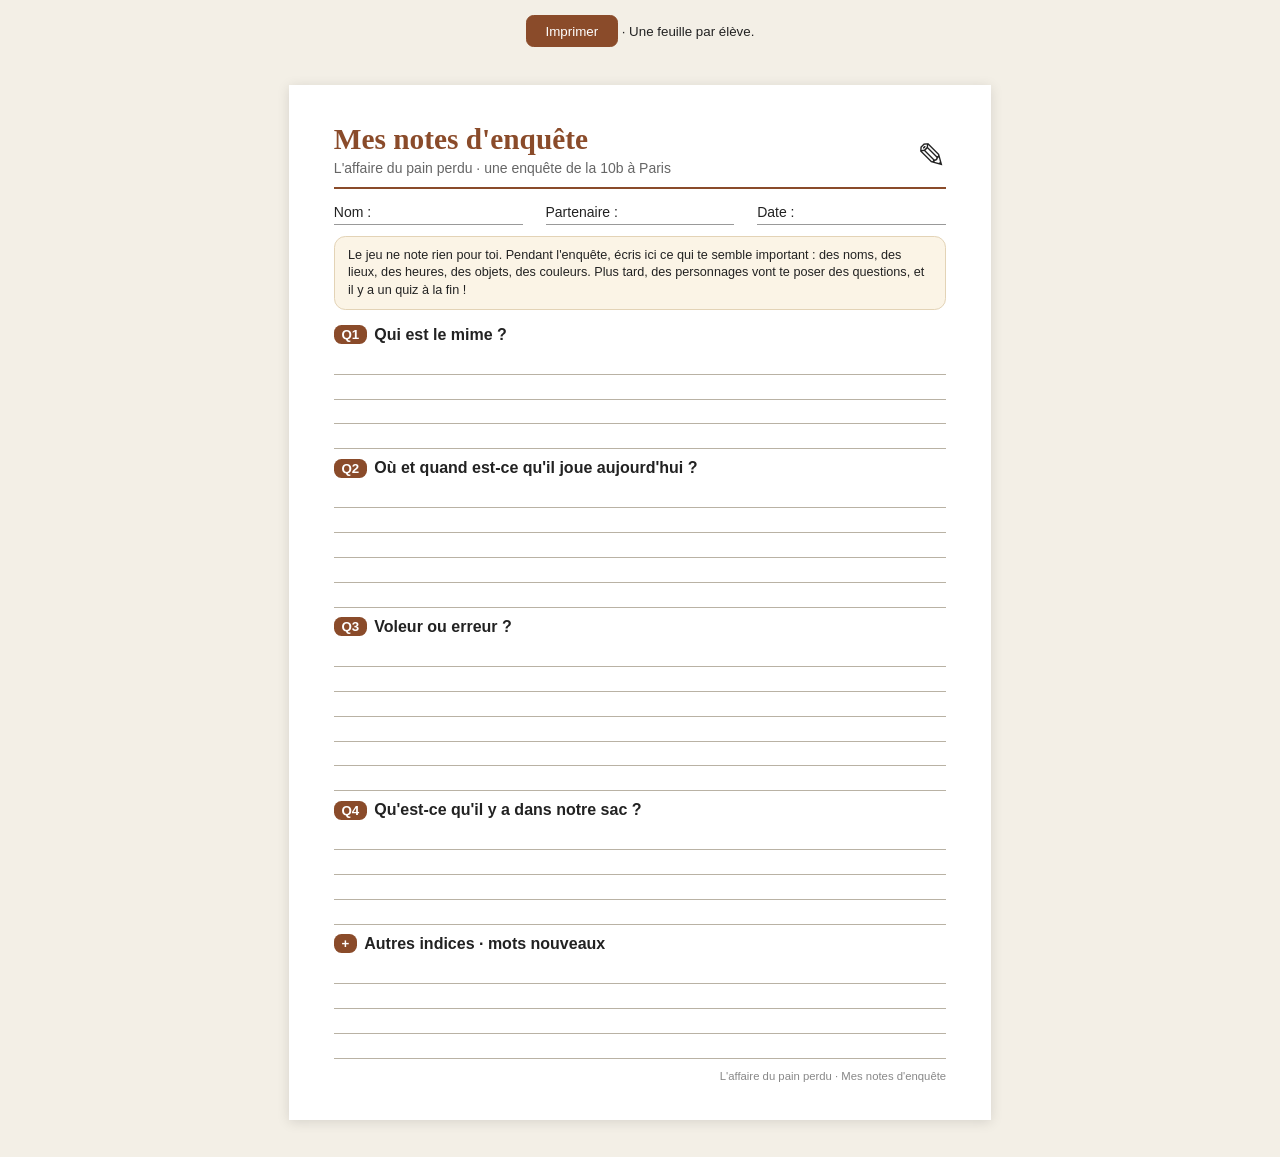
<file: zettel.html>
<!doctype html>
<html lang="fr">
<head>
<meta charset="utf-8">
<meta name="viewport" content="width=device-width, initial-scale=1">
<title>Mes notes d'enquête · L'affaire du pain perdu</title>
<style>
  @page { size: A4; margin: 13mm 14mm; }
  * { box-sizing: border-box; }
  body { margin: 0; font-family: "Segoe UI", Helvetica, Arial, sans-serif; color: #222; background: #f3efe6; }
  .sheet { max-width: 186mm; margin: 10mm auto; background: #fff; padding: 10mm 12mm; box-shadow: 0 2px 12px rgba(0,0,0,.12); }
  header { display: flex; justify-content: space-between; align-items: flex-end; border-bottom: 2px solid #8a4b2a; padding-bottom: 3mm; margin-bottom: 4mm; }
  h1 { font-family: Georgia, "Times New Roman", serif; font-size: 22pt; margin: 0; color: #8a4b2a; }
  .sub { margin: 1mm 0 0; color: #666; font-size: 10.5pt; }
  .logo { font-size: 26pt; }
  .meta { display: flex; gap: 6mm; font-size: 10.5pt; margin-bottom: 3mm; }
  .meta span { flex: 1; border-bottom: 1px solid #999; padding-bottom: 1mm; }
  .how { font-size: 9.5pt; background: #fbf4e6; border: 1px solid #e3d3b6; border-radius: 3mm; padding: 2.5mm 3.5mm; margin: 0 0 4mm; line-height: 1.4; }
  section { margin: 0 0 2.5mm; break-inside: avoid; }
  h2 { font-size: 12pt; margin: 0 0 1.5mm; display: flex; align-items: center; gap: 2mm; }
  h2 .q { display: inline-block; background: #8a4b2a; color: #fff; border-radius: 2mm; padding: .5mm 2mm; font-size: 10pt; }
  h2 small { font-weight: 400; color: #777; font-size: 9pt; margin-left: auto; }
  .line { height: 6.6mm; border-bottom: 1px solid #b9b2a4; }
  .line.first { border-top: 0; }
  footer { margin-top: 3mm; font-size: 8.5pt; color: #888; text-align: right; }
  @media print { body { background: #fff; } .sheet { box-shadow: none; margin: 0; max-width: none; padding: 0; } .noprint { display: none; } }
  .noprint { text-align: center; margin: 4mm 0; font-size: 10pt; }
  .noprint button { font: inherit; padding: 2mm 5mm; border-radius: 2mm; border: 1px solid #8a4b2a; background: #8a4b2a; color: #fff; cursor: pointer; }
</style>
</head>
<body>
<div class="noprint"><button onclick="window.print()">Imprimer</button> · Une feuille par élève.</div>
<div class="sheet">
  <header>
    <div><h1>Mes notes d'enquête</h1><p class="sub">L'affaire du pain perdu · une enquête de la 10b à Paris</p></div>
    <div class="logo">✎</div>
  </header>
  <div class="meta"><span>Nom :</span><span>Partenaire :</span><span>Date :</span></div>
  <p class="how">Le jeu ne note rien pour toi. Pendant l'enquête, écris ici ce qui te semble important : des noms, des lieux, des heures, des objets, des couleurs. Plus tard, des personnages vont te poser des questions, et il y a un quiz à la fin !</p>

  <section><h2><span class="q">Q1</span> Qui est le mime ?</h2>
    <div class="line"></div><div class="line"></div><div class="line"></div><div class="line"></div></section>

  <section><h2><span class="q">Q2</span> Où et quand est-ce qu'il joue aujourd'hui ?</h2>
    <div class="line"></div><div class="line"></div><div class="line"></div><div class="line"></div><div class="line"></div></section>

  <section><h2><span class="q">Q3</span> Voleur ou erreur ?</h2>
    <div class="line"></div><div class="line"></div><div class="line"></div><div class="line"></div><div class="line"></div><div class="line"></div></section>

  <section><h2><span class="q">Q4</span> Qu'est-ce qu'il y a dans notre sac ?</h2>
    <div class="line"></div><div class="line"></div><div class="line"></div><div class="line"></div></section>

  <section><h2><span class="q">+</span> Autres indices · mots nouveaux</h2>
    <div class="line"></div><div class="line"></div><div class="line"></div><div class="line"></div></section>

  <footer>L'affaire du pain perdu · Mes notes d'enquête</footer>
</div>
</body>
</html>
</file>
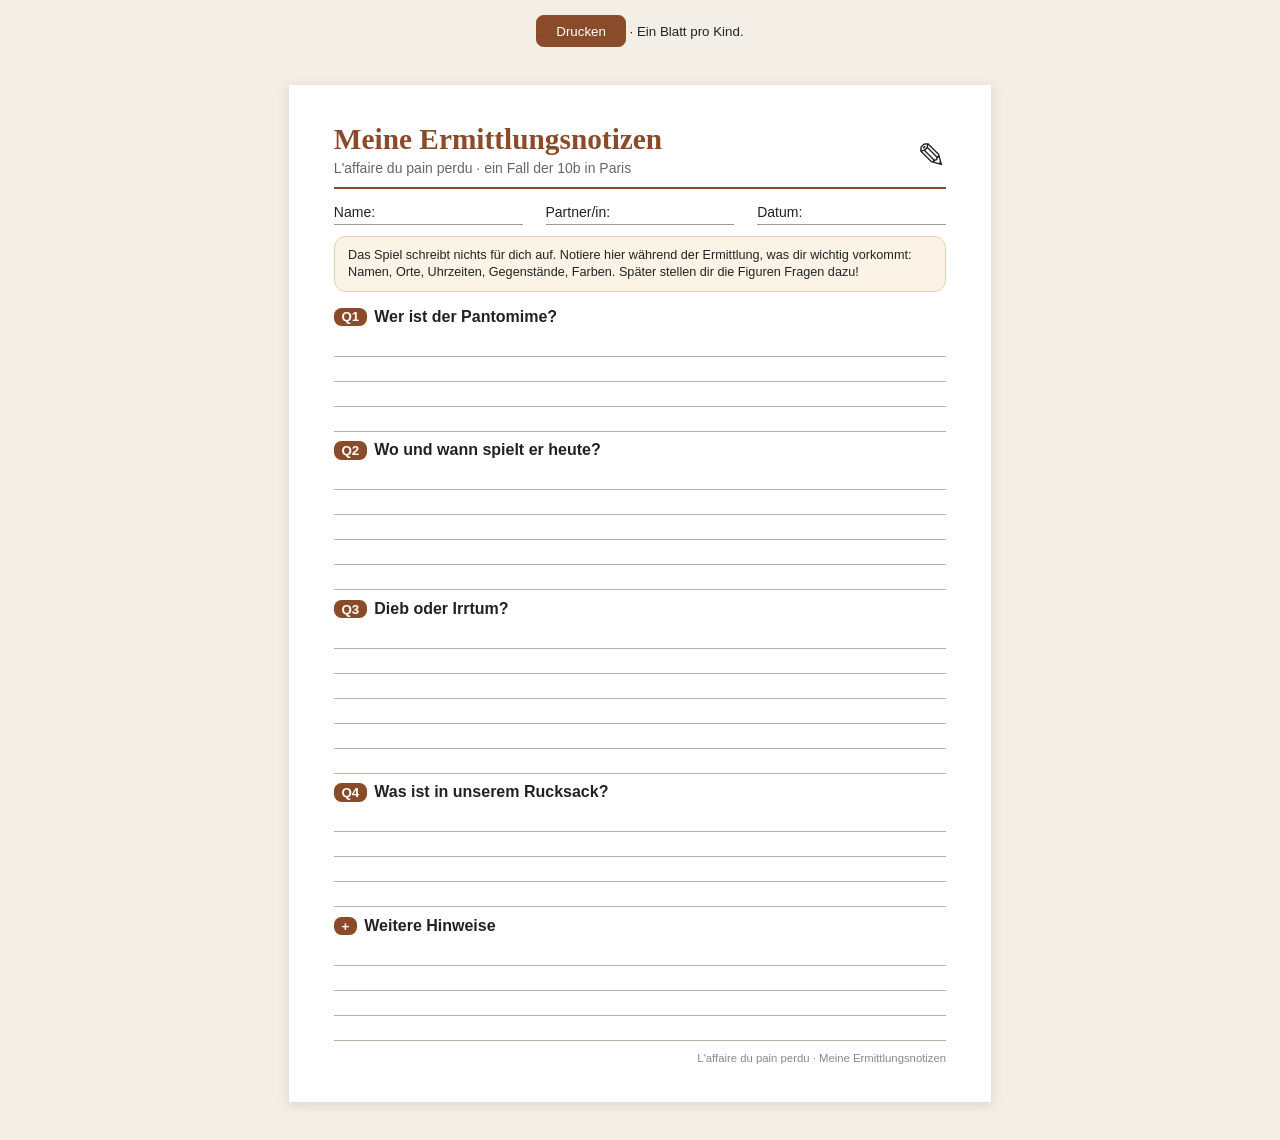
<file: de/zettel.html>
<!doctype html>
<html lang="de">
<head>
<meta charset="utf-8">
<meta name="viewport" content="width=device-width, initial-scale=1">
<title>Meine Ermittlungsnotizen · L'affaire du pain perdu</title>
<style>
  @page { size: A4; margin: 13mm 14mm; }
  * { box-sizing: border-box; }
  body { margin: 0; font-family: "Segoe UI", Helvetica, Arial, sans-serif; color: #222; background: #f3efe6; }
  .sheet { max-width: 186mm; margin: 10mm auto; background: #fff; padding: 10mm 12mm; box-shadow: 0 2px 12px rgba(0,0,0,.12); }
  header { display: flex; justify-content: space-between; align-items: flex-end; border-bottom: 2px solid #8a4b2a; padding-bottom: 3mm; margin-bottom: 4mm; }
  h1 { font-family: Georgia, "Times New Roman", serif; font-size: 22pt; margin: 0; color: #8a4b2a; }
  .sub { margin: 1mm 0 0; color: #666; font-size: 10.5pt; }
  .logo { font-size: 26pt; }
  .meta { display: flex; gap: 6mm; font-size: 10.5pt; margin-bottom: 3mm; }
  .meta span { flex: 1; border-bottom: 1px solid #999; padding-bottom: 1mm; }
  .how { font-size: 9.5pt; background: #fbf4e6; border: 1px solid #e3d3b6; border-radius: 3mm; padding: 2.5mm 3.5mm; margin: 0 0 4mm; line-height: 1.4; }
  section { margin: 0 0 2.5mm; break-inside: avoid; }
  h2 { font-size: 12pt; margin: 0 0 1.5mm; display: flex; align-items: center; gap: 2mm; }
  h2 .q { display: inline-block; background: #8a4b2a; color: #fff; border-radius: 2mm; padding: .5mm 2mm; font-size: 10pt; }
  h2 small { font-weight: 400; color: #777; font-size: 9pt; margin-left: auto; }
  .line { height: 6.6mm; border-bottom: 1px solid #b9b2a4; }
  .line.first { border-top: 0; }
  footer { margin-top: 3mm; font-size: 8.5pt; color: #888; text-align: right; }
  @media print { body { background: #fff; } .sheet { box-shadow: none; margin: 0; max-width: none; padding: 0; } .noprint { display: none; } }
  .noprint { text-align: center; margin: 4mm 0; font-size: 10pt; }
  .noprint button { font: inherit; padding: 2mm 5mm; border-radius: 2mm; border: 1px solid #8a4b2a; background: #8a4b2a; color: #fff; cursor: pointer; }
</style>
</head>
<body>
<div class="noprint"><button onclick="window.print()">Drucken</button> · Ein Blatt pro Kind.</div>
<div class="sheet">
  <header>
    <div><h1>Meine Ermittlungsnotizen</h1><p class="sub">L'affaire du pain perdu · ein Fall der 10b in Paris</p></div>
    <div class="logo">✎</div>
  </header>
  <div class="meta"><span>Name:</span><span>Partner/in:</span><span>Datum:</span></div>
  <p class="how">Das Spiel schreibt nichts für dich auf. Notiere hier während der Ermittlung, was dir wichtig vorkommt: Namen, Orte, Uhrzeiten, Gegenstände, Farben. Später stellen dir die Figuren Fragen dazu!</p>

  <section><h2><span class="q">Q1</span> Wer ist der Pantomime?</h2>
    <div class="line"></div><div class="line"></div><div class="line"></div><div class="line"></div></section>

  <section><h2><span class="q">Q2</span> Wo und wann spielt er heute?</h2>
    <div class="line"></div><div class="line"></div><div class="line"></div><div class="line"></div><div class="line"></div></section>

  <section><h2><span class="q">Q3</span> Dieb oder Irrtum?</h2>
    <div class="line"></div><div class="line"></div><div class="line"></div><div class="line"></div><div class="line"></div><div class="line"></div></section>

  <section><h2><span class="q">Q4</span> Was ist in unserem Rucksack?</h2>
    <div class="line"></div><div class="line"></div><div class="line"></div><div class="line"></div></section>

  <section><h2><span class="q">+</span> Weitere Hinweise</h2>
    <div class="line"></div><div class="line"></div><div class="line"></div><div class="line"></div></section>

  <footer>L'affaire du pain perdu · Meine Ermittlungsnotizen</footer>
</div>
</body>
</html>
</file>
<file: css/style.css>
/* L'affaire du pain perdu – Stil */
:root {
  --bg: #1d1a17; --panel: #f6efe2; --panel-2: #efe4cf; --ink: #2b241e; --muted: #6d6257; --accent: #b4532a; --accent-2: #2c6fad;
  --ok: #2e7d4f; --no: #b23b3b; --line: #d8cbb3; --paper: #fffaf0; --shadow: 0 8px 30px rgba(0,0,0,.35);
  --font: "Segoe UI", Roboto, "Helvetica Neue", Arial, sans-serif; --serif: Georgia, "Times New Roman", serif;
  --display: "Limelight", Georgia, "Times New Roman", serif;
}
/* Titelschrift (Limelight, SIL Open Font License, liegt lokal in assets/fonts) */
@font-face { font-family: "Limelight"; src: url("../assets/fonts/Limelight-Regular.ttf") format("truetype"); font-weight: 400; font-style: normal; font-display: swap; }
* { box-sizing: border-box; }
html, body { margin: 0; padding: 0; background: var(--bg); color: var(--ink); font-family: var(--font); font-size: 17px; line-height: 1.45; }
@media (min-width: 1400px) { html, body { font-size: 18px; } }
button { font: inherit; cursor: pointer; }
h1, h2, h3 { font-family: var(--serif); margin: 0 0 .5rem; }
[hidden] { display: none !important; }

/* Start */
.start { min-height: 100vh; display: grid; place-items: center; padding: 1rem; background: radial-gradient(ellipse at top, #4a3a2c, #1d1a17 70%); }
.start-card { background: var(--panel); padding: 2rem; border-radius: 14px; max-width: 460px; width: 100%; box-shadow: var(--shadow); }
.start-card h1 { font-family: var(--display); font-weight: 400; font-size: clamp(1.9rem, 7vw, 2.5rem); line-height: 1.05; color: var(--accent); text-shadow: 1px 1px 0 rgba(255,255,255,.55); }
.start-card h1::after { content: ""; display: block; width: 64px; height: 3px; background: var(--accent); border-radius: 2px; margin: .55rem 0 .3rem; }
.start-card .sub { color: var(--muted); margin: 0 0 1.2rem; font-family: var(--serif); font-style: italic; font-size: 1.05rem; }
.start-card label { display: block; margin: .6rem 0; font-weight: 600; }
.start-card input[type=text] { display: block; width: 100%; padding: .55rem .7rem; border: 1px solid var(--line); border-radius: 8px; font-size: 1rem; margin-top: .25rem; background: #fff; }
.start-card input.bad { border-color: var(--no); }
.start-card fieldset { border: 1px solid var(--line); border-radius: 8px; margin: .8rem 0; padding: .5rem .8rem; }
.start-card .radio { display: inline-block; margin: 0 1rem 0 0; font-weight: 500; }
.tiny { font-size: .8rem; color: var(--muted); }
/* Schalter „Musique“ für das Intro: im Startmenü neben „Revoir l'intro“, im Intro als Knopf */
.musicsw { display: inline-flex; align-items: center; gap: .4em; vertical-align: middle; touch-action: manipulation; -webkit-tap-highlight-color: transparent; }
.musicsw:not(.btn) { background: none; border: 0; padding: .25rem 0; color: inherit; }
.musicsw .nicon { width: 1.15em; height: 1.15em; flex: none; }
.musicsw .sw { position: relative; flex: none; width: 2.1em; height: 1.2em; border-radius: .6em; background: #c9bca4; transition: background .2s; }
.musicsw .sw::after { content: ""; position: absolute; top: .15em; left: .15em; width: .9em; height: .9em; border-radius: 50%; background: #fff; box-shadow: 0 1px 2px rgba(0,0,0,.35); transition: transform .2s; }
.musicsw[aria-checked="true"] .sw { background: var(--ok); }
.musicsw[aria-checked="true"] .sw::after { transform: translateX(.9em); }
@media (pointer: coarse) { .musicsw:not(.btn) { padding: .6rem 0; } }   /* größere Tippfläche im Startmenü */
/* Startmenü: Teil 1, 2 oder 3 (2 und 3 gesperrt bis zum Schlüsselwort), untereinander: Nummer links, Titel daneben,
   das Schloss eines gesperrten Teils rechts */
.parts { display: grid; gap: .4rem; margin: 0 0 .9rem; }
.part { position: relative; display: flex; align-items: baseline; gap: .6rem; text-align: left; padding: .5rem .75rem; background: var(--panel-2); border: 1px solid var(--line); border-radius: 10px; color: var(--ink); font: inherit; line-height: 1.15; cursor: pointer; touch-action: manipulation; -webkit-tap-highlight-color: transparent; }
.part .part-n { flex: none; width: 4.6rem; white-space: nowrap; font-size: .72rem; font-weight: 700; letter-spacing: .08em; text-transform: uppercase; color: var(--muted); }
.part .part-t { min-width: 0; font-family: var(--display); font-size: 1.05rem; }
@media (max-width: 380px) {   /* kleine Handys: Nummer über dem Titel, damit der Titel die ganze Breite hat */
  .part { flex-direction: column; align-items: flex-start; gap: .1rem; }
  .part .part-n { width: auto; }
}
.part.on { background: var(--paper); border-color: var(--accent); box-shadow: 0 0 0 2px rgba(180,83,42,.22); }
.part.on .part-n { color: var(--accent); }
.part .lock { display: none; position: absolute; right: .75rem; top: 50%; width: 14px; height: 14px; margin-top: -7px; }
.part.locked { background: transparent; border-style: dashed; padding-right: 2rem; }
.part.locked .part-t { color: var(--muted); opacity: .65; }
.part.locked .lock { display: block; }
.keyrow { margin: -.35rem 0 .9rem; padding: .6rem .75rem; background: var(--paper); border: 1px dashed var(--accent); border-radius: 10px; }
.keyrow p { margin: 0 0 .45rem; font-size: .9rem; }
.keyin { display: flex; gap: .4rem; }
.start-card .keyin input[type=text] { flex: 1; min-width: 0; width: 0; margin: 0; padding: .45rem .6rem; }   /* width 0: das Feld macht die Karte auf dem Handy nicht breiter */
.start-card .keyin input.bad { border-color: var(--no); background: #fdf0f0; }
.keyrow .keymsg { margin: .4rem 0 0; color: var(--no); font-size: .85rem; }
.keymsg:empty { display: none; }
.start.p2 .p1only, .start.p3 .p1only { display: none; }
/* Ende von Teil 1: das Schlüsselwort für Teil 2 */
.keybox { margin: .8rem 0; padding: .8rem 1rem .9rem; text-align: center; background: #2a2521; color: #f6ead3; border-radius: 12px; }
.keybox .kt { font-size: .8rem; font-weight: 700; letter-spacing: .08em; text-transform: uppercase; color: #f1c27d; }
.keybox .kw { font-family: var(--display); font-size: clamp(1.9rem, 6vw, 2.7rem); line-height: 1.15; color: #f1c27d; text-shadow: 0 2px 0 #6b3d14; margin: .15rem 0 .1rem; }
.keybox p { margin: .2rem auto .7rem; max-width: 34rem; font-size: .92rem; }

/* Buttons */
.btn { background: var(--panel-2); color: var(--ink); border: 1px solid var(--line); border-radius: 9px; padding: .5rem .9rem; transition: background .15s, transform .05s; }
.btn:hover { background: #e4d6ba; }
.btn:active { transform: translateY(1px); }
.btn:disabled { opacity: .45; cursor: not-allowed; }
.btn.primary { background: var(--accent); color: #fff; border-color: var(--accent); }
.btn.primary:hover { background: #9b4523; }
.btn.small { font-size: .85rem; padding: .35rem .6rem; }
.btn.choice { display: block; width: 100%; text-align: left; margin: .35rem 0; background: var(--paper); }
.btn.choice.hl { border-color: var(--accent-2); box-shadow: 0 0 0 2px rgba(44,111,173,.3); }
.btn.choice small { color: var(--muted); }
.btn.choice.on { background: #dcefe3; border-color: var(--ok); }
.btn.opt { display: block; width: 100%; text-align: left; margin: .3rem 0; background: var(--paper); }
.btn.opt.on { background: #dcefe3; border-color: var(--ok); }
.btn.aide { background: #fde9d6; border-color: #f0b98f; }
.btn.play { background: var(--accent-2); color: #fff; border-color: var(--accent-2); }
.btn.play.playing { animation: pulse 1s infinite; }
@keyframes pulse { 0%,100% { box-shadow: 0 0 0 0 rgba(44,111,173,.5);} 50% { box-shadow: 0 0 0 8px rgba(44,111,173,0);} }
.btn.chip { font-size: .85rem; padding: .3rem .6rem; margin: 0 .3rem .3rem 0; background: #fff; }
.btn .fsi { width: 1.1em; height: 1.1em; vertical-align: -.2em; margin-right: .35rem; color: var(--accent); }   /* Vollbild-Knopf auf dem Startbildschirm */
.bar { display: flex; gap: .5rem; flex-wrap: wrap; justify-content: flex-end; margin-top: .8rem; }

/* Top bar */
.top { display: flex; justify-content: space-between; align-items: center; gap: .5rem; padding: .5rem .8rem; background: #2a2521; color: #eee; flex-wrap: wrap; }
.top .brand { font-family: var(--display); font-weight: 400; font-size: 1.15rem; letter-spacing: .02em; color: #f1c27d; margin-right: .8rem; }
.top .scene { color: #ddd; font-size: .95rem; }
.top .nid { margin-left: .6rem; font-size: .8rem; color: #f1c27d; font-family: monospace; }
.top .right { display: flex; gap: .4rem; align-items: center; flex-wrap: wrap; }
.top .mouse { font-size: .85rem; color: #f1c27d; margin-right: .4rem; }
.top-btn { padding: .35rem .7rem; font-size: .9rem; }
.top-btn.prof { background: #f1c27d; }
#btn-menu { margin-right: .7rem; }
/* Spieltitel in der Kopfzeile nur bei viel Platz (daneben steht der Menü-Knopf) */
@media (max-width: 1180px) { .top .brand { display: none; } }
/* Tablets und kleine Laptops: Kopfzeile in einer Reihe, Knöpfe mit Symbol und kleiner Beschriftung */
@media (min-width: 761px) and (max-width: 1100px) and (min-height: 521px) {
  .top { flex-wrap: nowrap; min-height: 52px; }
  .top .left { flex: 1; min-width: 0; display: flex; align-items: center; }
  .top .scene { white-space: nowrap; overflow: hidden; text-overflow: ellipsis; }
  .top .right { flex: none; flex-wrap: nowrap; gap: .35rem; }
  .top .mouse { font-size: .8rem; line-height: 1.15; text-align: right; }
  .top .mouse .ml { display: block; opacity: .75; }
  .top-btn { position: relative; display: inline-flex; flex-direction: column; align-items: center; justify-content: center; gap: 2px; min-width: 58px; height: 44px; padding: 2px .45rem; }
  .top-btn .ticon, .top-btn .tglyph { display: block; }
  .top-btn .ticon { width: 20px; height: 20px; color: var(--accent); flex: none; }
  .top-btn .tglyph { font-size: .58rem; font-weight: 800; line-height: 1.05; color: var(--accent); letter-spacing: .02em; }
  .top-btn .tl { font-size: .68rem; line-height: 1; white-space: nowrap; }
  .top-btn .tl-long, .top-btn.prof .tglyph { display: none; }
  .top-btn .badge { position: absolute; top: -4px; right: -4px; }
}
.badge { background: var(--accent); color: #fff; border-radius: 10px; padding: 0 .4rem; font-size: .75rem; }

/* Stage */
/* Bühne so groß wie der Bildschirm erlaubt: Breite aus der Höhe (16:9) abgeleitet, damit Bild und Dialog ohne Scrollen passen */
.play { width: 100%; max-width: min(1700px, calc((100vh - 215px) * 16 / 9)); margin: 0 auto; padding: .5rem .6rem; }
.stage { position: relative; width: 100%; aspect-ratio: 16 / 9; background: #333 center / cover no-repeat; border-radius: 10px; overflow: visible; box-shadow: var(--shadow); }
.hotspot { position: absolute; background: rgba(255,255,255,.06); border: 2px dashed rgba(255,255,255,.55); border-radius: 8px; color: #fff; padding: 0; display: flex; align-items: flex-end; justify-content: center; transition: background .15s, border-color .15s; }
.hotspot:hover { background: rgba(255,220,120,.18); border-color: #ffd87a; }
.hotspot > span { background: rgba(0,0,0,.6); font-size: .85rem; padding: .15rem .45rem; border-radius: 6px; margin-bottom: .25rem; white-space: nowrap; }
/* Freie Stationen (Teil 2 und 3): Erledigtes trägt ein Häkchen, nach der Szenenhilfe (Stufe 2) leuchten die offenen Hotspots */
.hotspot.done { border-style: solid; border-color: rgba(255,255,255,.4); }
.hotspot.done > span { opacity: .8; }
.hotspot.done::after { content: "✓"; position: absolute; top: 3px; right: 3px; width: 1.3rem; height: 1.3rem; border-radius: 50%; background: #3f7d4e; color: #fff; font-size: .8rem; font-weight: 700; line-height: 1.3rem; text-align: center; box-shadow: 0 1px 3px rgba(0,0,0,.45); pointer-events: none; }
.hotspot.hl { border: 3px solid #ffd87a; background: rgba(255,220,120,.22); box-shadow: 0 0 0 3px rgba(255,216,122,.35), 0 0 18px rgba(255,216,122,.6); animation: hotpulse 1.4s ease-in-out infinite; }
@keyframes hotpulse { 50% { background: rgba(255,220,120,.4); box-shadow: 0 0 0 5px rgba(255,216,122,.55), 0 0 26px rgba(255,216,122,.85); } }
@media (prefers-reduced-motion: reduce) { .hotspot.hl { animation: none; } }
.hotspot.lab-r { justify-content: flex-end; } .hotspot.lab-l { justify-content: flex-start; }   /* schmale Hotspots am Bildrand: Beschriftung ragt nach innen */
.verbs { position: absolute; left: 50%; top: 50%; transform: translate(-50%, -50%); display: flex; gap: .35rem; flex-wrap: nowrap; justify-content: center; z-index: 5; background: rgba(28,22,18,.88); padding: .4rem; border-radius: 14px; box-shadow: 0 6px 20px rgba(0,0,0,.45); border: 1px solid rgba(241,194,125,.35); }
.btn.verb { display: flex; flex-direction: column; align-items: center; gap: .2rem; width: 74px; padding: .45rem .2rem .35rem; background: var(--panel); border-color: #d8c7a4; border-radius: 10px; font-size: .78rem; line-height: 1; color: var(--ink); }
.btn.verb .vicon { width: 30px; height: 30px; color: var(--accent); }
.btn.verb:hover { background: #f1c27d; border-color: #f1c27d; }
.btn.verb:hover .vicon { color: var(--ink); }

/* Dialogue */
.dialogue { min-height: 96px; margin-top: .55rem; background: var(--panel); border-radius: 10px; padding: .8rem 1.1rem; box-shadow: var(--shadow); }
.dialogue:not(.active) { background: rgba(246,239,226,.35); min-height: 60px; }
.dialogue.muted { opacity: .5; pointer-events: none; }
.line { display: flex; gap: .8rem; align-items: flex-start; }
.line.narr .body { font-style: italic; color: #4a3f36; }
.line .who { font-weight: 700; color: var(--accent); font-size: .9rem; }
.line .text { font-size: 1.15rem; }
.line .text.de { color: var(--muted); font-style: italic; }
.pt { width: 56px; height: 56px; border-radius: 50%; flex: none; display: grid; place-items: center; color: #fff; font-weight: 700; background-size: cover; background-position: center; border: 2px solid #fff; box-shadow: 0 2px 6px rgba(0,0,0,.3); }
.choices { margin-top: .6rem; }
.help-row { display: flex; justify-content: flex-end; margin: .4rem 0; }
.dialogue.idle:not(.active) .help-row { margin: 0; }   /* Szenenhilfe im leeren Dialogfeld; die Blase geht durch Antippen zu */
.dialogue.idle .help-bubble { position: relative; padding-right: 2rem; cursor: pointer; }
.dialogue.idle .help-bubble::after { content: "×"; position: absolute; top: .15rem; right: .55rem; font-size: 1.25rem; line-height: 1; opacity: .55; }
.marie-bubble { display: flex; gap: .6rem; background: #fde9d6; border: 1px solid #f0b98f; border-radius: 10px; padding: .6rem .8rem; margin: .5rem 0; }
.marie-bubble .who { font-weight: 700; color: var(--accent); font-size: .85rem; }

/* Modal */
.modal { position: fixed; inset: 0; background: rgba(0,0,0,.6); display: grid; place-items: center; z-index: 20; padding: 1rem; overflow: auto; }
.modal-inner { background: var(--panel); border-radius: 14px; width: min(980px, 100%); max-height: calc(100vh - 2rem); overflow: auto; padding: 1.2rem 1.4rem; position: relative; box-shadow: var(--shadow); }
.modal.cut .modal-inner, .modal.travel .modal-inner { background: #141211; color: #eee; }
.modal.cut .cutpic { width: 100%; aspect-ratio: 2.12; background: #222 center / cover no-repeat; border-radius: 10px; }
.modal.cut .cutbox, .dlg-inline { margin-top: .8rem; }
.modal.cut .line.narr .body, .modal.travel .line .body { color: #eee; }
.modal.cut .line .who { color: #f1c27d; }
.modal .close { position: absolute; top: .5rem; right: .6rem; background: none; border: none; font-size: 1.6rem; color: var(--muted); }
.modal.nocl .close { display: none; }
.modal h2 { color: var(--accent); font-size: 1.5rem; }
.modal h3 { margin-top: 1rem; }
.metro { font-size: 1.6rem; color: #f1c27d; font-family: var(--serif); }
.metro b { display: inline-block; background: #f1c27d; color: #141211; border-radius: 50%; width: 1.5em; height: 1.5em; text-align: center; line-height: 1.5em; margin-right: .4rem; }

.paper { background: var(--paper); border: 1px solid var(--line); border-radius: 8px; padding: .8rem 1rem; font-size: 1.05rem; box-shadow: 1px 2px 0 #e5dcc8; margin: .3rem 0; }
.paper.sms { font-family: var(--font); background: #e8f4ff; border-color: #b8d6f2; }
.paper.carte, .paper.flyer { font-family: var(--serif); }
.paper.transcript { font-size: .95rem; color: #3a322b; }
.paper.small { font-size: .9rem; }
.paper.intro b { color: var(--accent); }
.hint { color: var(--muted); font-size: .85rem; }
.solo { background: #e8f1fb; border: 1px solid #b8d6f2; padding: .5rem .8rem; border-radius: 8px; margin: .3rem 0; font-weight: 600; }
.tools { display: flex; gap: .5rem; flex-wrap: wrap; margin: .5rem 0; }
.area { margin: .6rem 0; }
.feedback { margin-top: .5rem; }
.feedback .countdown { margin-top: .4rem; font-weight: 700; color: var(--muted); }
.proof { margin-top: .8rem; }
.proof .line { margin-bottom: .4rem; }
.feedback.ok .line { background: #dcefe3; border-radius: 8px; padding: .5rem; }
.feedback.no .line { background: #f8dcdc; border-radius: 8px; padding: .5rem; }
/* Audioplayer der Hörtexte (js/audioplayer.js): Abspielen/Pause, 5 s zurück und vor, Fortschritt, Tempo */
.ap { flex: 1 1 100%; min-width: 0; display: grid; grid-template-columns: auto auto minmax(90px, 1fr) auto auto; grid-template-areas: "play back seek fwd time" "rates rates rates rates rates" "note note note note note"; align-items: center; gap: .45rem .55rem; padding: .5rem .65rem; background: var(--paper); border: 1px solid var(--line); border-radius: 10px; color: var(--ink); }
.modal h2.speaker { display: flex; align-items: center; gap: .65rem; }
h2.speaker .pt { width: 48px; height: 48px; font-size: 1rem; }
.modal.audio .ap { margin: .5rem 0 .3rem; }
.ap .ap-i { width: 22px; height: 22px; fill: currentColor; flex: none; }
.ap .ap-play { grid-area: play; display: inline-flex; align-items: center; gap: .3rem; min-height: 44px; min-width: 8.2em; padding: .35rem .85rem .35rem .6rem; background: var(--accent-2); border-color: var(--accent-2); color: #fff; font-weight: 600; white-space: nowrap; }
.ap .ap-play:hover { background: #245d93; }
.ap.on .ap-play { animation: pulse 1.6s infinite; }
.ap .ap-skip { width: 44px; height: 44px; padding: 0; display: grid; place-items: center; background: #fff; color: var(--accent-2); }
.ap .ap-skip .ap-i { width: 30px; height: 30px; }
.ap .ap-back { grid-area: back; }
.ap .ap-fwd { grid-area: fwd; }
.ap-time { grid-area: time; font-size: .85rem; color: var(--muted); font-variant-numeric: tabular-nums; white-space: nowrap; }
.ap-seek { grid-area: seek; --p: 0%; -webkit-appearance: none; appearance: none; width: 100%; min-width: 0; height: 30px; margin: 0; padding: 0; background: transparent; cursor: pointer; touch-action: none; }
.ap-seek:focus { outline: none; }
.ap-seek:focus-visible { outline: 2px solid rgba(44,111,173,.45); outline-offset: 2px; border-radius: 4px; }
.ap-seek::-webkit-slider-runnable-track { height: 6px; border-radius: 3px; background: linear-gradient(to right, var(--accent-2) var(--p), #dccfb6 var(--p)); }
.ap-seek::-webkit-slider-thumb { -webkit-appearance: none; appearance: none; width: 20px; height: 20px; margin-top: -7px; border-radius: 50%; background: #fff; border: 3px solid var(--accent-2); box-shadow: 0 1px 3px rgba(0,0,0,.3); }
.ap-seek::-moz-range-track { height: 6px; border-radius: 3px; background: #dccfb6; }
.ap-seek::-moz-range-progress { height: 6px; border-radius: 3px; background: var(--accent-2); }
.ap-seek::-moz-range-thumb { width: 14px; height: 14px; border-radius: 50%; background: #fff; border: 3px solid var(--accent-2); box-shadow: 0 1px 3px rgba(0,0,0,.3); }
.ap-seek:disabled { cursor: default; }
.ap-seek:disabled::-webkit-slider-thumb { visibility: hidden; }
.ap-seek:disabled::-moz-range-thumb { visibility: hidden; }
.ap-rates { grid-area: rates; display: flex; flex-wrap: wrap; align-items: center; gap: .3rem .5rem; min-width: 0; }
.ap-rl { font-size: .85rem; color: var(--muted); }
.ap-seg { display: inline-flex; flex: 0 1 auto; min-width: 0; background: #fff; border: 1px solid var(--line); border-radius: 8px; overflow: hidden; }
.ap-rate { flex: 1 1 0; min-width: 0; min-height: 36px; padding: .2rem .6rem; border: 0; border-left: 1px solid var(--line); background: none; color: var(--ink); font-size: .85rem; font-variant-numeric: tabular-nums; white-space: nowrap; touch-action: manipulation; -webkit-tap-highlight-color: transparent; }
.ap-rate:first-child { border-left: 0; }
.ap-rate:hover { background: #f1e8d6; }
.ap-rate.on { background: var(--accent-2); color: #fff; font-weight: 700; }
.ap-note { grid-area: note; margin: 0; font-size: .85rem; font-weight: 600; color: var(--no); }
/* Begrenztes Hören (Telefonat in Teil 2): ohne Spulen, der Balken zeigt nur den Fortschritt */
.ap.noseek { grid-template-columns: auto minmax(90px, 1fr) auto; grid-template-areas: "play seek time" "rates rates rates" "note note note"; }
/* Vorlesen statt Aufnahme: kein Balken, keine Zeit */
.ap.tts .ap-seek, .ap.tts .ap-skip, .ap.tts .ap-time { display: none; }
.ap.tts { grid-template-columns: auto 1fr; grid-template-areas: "play ." "rates rates" "note note"; }
.help-bubble > .body, .marie-bubble > .body { flex: 1; min-width: 0; }
.help-bubble .ap, .marie-bubble .ap { margin-top: .45rem; }

/* Aufgaben */
.doccard { border: 1px solid var(--line); border-radius: 8px; padding: .6rem .8rem; margin: .5rem 0; background: var(--paper); }
.doccard.done { border-color: var(--ok); background: #eef7f0; }
.doccard .doclabel { font-weight: 700; }
.doccard .doctext { color: #4a3f36; margin: .2rem 0 .4rem; }
.qbtns { display: flex; flex-wrap: wrap; gap: .3rem; }
.okline { color: var(--ok); margin-top: .4rem; font-weight: 600; }
.slot { display: flex; gap: .6rem; align-items: center; margin: .4rem 0; }
.slot label { min-width: 130px; font-weight: 600; }
select { font: inherit; padding: .35rem .5rem; border-radius: 6px; border: 1px solid var(--line); background: #fff; }
select.bad { border-color: var(--no); background: #fbe9e9; }
select.good { border-color: var(--ok); background: #e9f6ee; }
.gaptext { font-size: 1.15rem; line-height: 2.2; }
.gaptext select { margin: 0 .2rem; max-width: 100%; }   /* lange Optionen (Teil 3, I02) sprengen sonst auf dem Handy die Breite */
.picklist { margin: .4rem 0; }
.q { font-weight: 600; }
textarea { width: 100%; font: inherit; font-size: 1.05rem; padding: .6rem; border: 1px solid var(--line); border-radius: 8px; background: #fff; resize: vertical; }
.count { font-size: .85rem; color: var(--muted); margin: .3rem 0; }
.count.ok { color: var(--ok); font-weight: 600; }
.chips { margin: .3rem 0; }
.plan { max-width: 420px; margin: .4rem 0; }
.plan svg { width: 100%; border-radius: 8px; border: 1px solid var(--line); }
.wall { display: grid; grid-template-columns: repeat(auto-fit, minmax(220px, 1fr)); gap: .6rem; }
.poster { background: var(--paper); border: 1px solid var(--line); padding: .7rem; border-radius: 6px; box-shadow: 2px 3px 0 #d9ccb2; font-family: var(--serif); }
.poster.on { border-color: var(--ok); background: #eef7f0; }
.poster .pl { font-size: 1.4rem; font-weight: 700; color: var(--accent); }
.poster .ptext { margin: .3rem 0 .6rem; }
.btn.opt small { color: var(--accent-2); font-weight: 700; margin-right: .3rem; }
.stamps { display: flex; gap: .5rem; flex-wrap: wrap; margin: .4rem 0; }
.btn.stamp { font-family: monospace; font-weight: 700; letter-spacing: .04em; border: 2px solid #7a1f1f; color: #7a1f1f; background: #fff; }
.btn.stamp.on { background: #7a1f1f; color: #fff; }
.sheets { display: grid; grid-template-columns: repeat(auto-fit, minmax(220px, 1fr)); gap: .6rem; }
.sheet { position: relative; text-align: left; background: var(--paper); border: 1px solid var(--line); border-radius: 6px; padding: .8rem; font: inherit; min-height: 110px; }
.sheet.stamped { border-color: #7a1f1f; }
.sheet .mark { position: absolute; right: .6rem; bottom: .5rem; transform: rotate(-12deg); font-family: monospace; font-weight: 700; color: #7a1f1f; border: 3px solid #7a1f1f; padding: .1rem .4rem; opacity: .85; }

/* Carnet */
.qbox { background: var(--paper); border: 1px solid var(--line); border-left: 6px solid #bbb; border-radius: 8px; padding: .6rem .9rem; margin: .5rem 0; }
.qbox.proven { border-left-color: var(--ok); }
.qbox .status { float: right; font-size: .8rem; padding: .1rem .5rem; border-radius: 10px; background: #e6e2da; color: #555; }
.qbox.proven .status { background: #dcefe3; color: var(--ok); font-weight: 700; }
/* Abfragen */
.rin { font: inherit; font-size: 1.05rem; padding: .3rem .5rem; border: 1px solid #c9b78f; border-radius: 8px; background: #fff; margin: 0 .15rem; min-width: 4rem; }
.rin:focus { outline: 2px solid rgba(44,111,173,.35); border-color: var(--accent-2); }
.rin.bad { border-color: var(--no); background: #fdf0f0; }
.rin.good { border-color: var(--ok); background: #eef7f0; }
.rfield { display: flex; gap: .6rem; align-items: center; flex-wrap: wrap; margin: .55rem 0; }
.rfield label { font-weight: 600; }
.mission { background: #fde9d6; border: 1px solid #f0b98f; border-radius: 8px; padding: .5rem .8rem; margin: .4rem 0; }

/* Inventar */
.igrid { display: grid; grid-template-columns: repeat(auto-fill, minmax(118px, 1fr)); gap: .5rem; }
.item { display: flex; flex-direction: column; align-items: center; gap: .3rem; background: var(--paper); border: 1px solid var(--line); border-radius: 10px; padding: .55rem .4rem .5rem; font: inherit; color: var(--ink); cursor: pointer; transition: background .15s, border-color .15s; }
.item:hover { background: #fff; border-color: #c9b78f; }
.item.on { background: #fff3dc; border-color: var(--accent); box-shadow: 0 0 0 2px rgba(180,83,42,.25); }
.item .iname { font-size: .82rem; text-align: center; line-height: 1.2; }
.ipic { width: 80px; height: 80px; border-radius: 10px; background: #efe6d2 center / contain no-repeat; display: grid; place-items: center; font-size: 2rem; flex: none; }
.ipic.img { background-color: transparent; }
.idetail { margin-top: .7rem; background: var(--paper); border: 1px solid var(--line); border-radius: 10px; padding: .7rem .9rem; }
.idetail .ihead { display: flex; gap: .8rem; align-items: center; }
.idetail .ihead .ipic { width: 64px; height: 64px; }
.idetail .idesc { color: #4a3f36; font-size: .95rem; margin-top: .15rem; }
.idetail .docimg { max-height: 34vh; margin-top: .6rem; }

/* Karte */
.mapwrap svg { width: 100%; border-radius: 10px; border: 1px solid var(--line); }
.place { cursor: pointer; }
.place circle { fill: var(--accent); stroke: #fff; stroke-width: .6; }
.place.locked circle { fill: #aaa; }
.place.done circle { fill: var(--ok); }
.place.here circle { stroke: #f1c27d; stroke-width: 1; }
.place .chk { font-size: 3px; fill: #fff; font-weight: 700; pointer-events: none; }
.place .dot { fill: var(--no); stroke: #fff; stroke-width: .3; }
.place .lbl { font-size: 2.5px; font-weight: 700; fill: #2b241e; }
.place .q { font-size: 2.2px; fill: #6d6257; font-style: italic; }
.place.locked .lbl, .place.locked .q { fill: #999; }

/* Glossar */
.gl { text-decoration: underline dotted; text-underline-offset: 3px; cursor: help; }
.gltip { position: absolute; z-index: 30; background: #2a2521; color: #fff; padding: .5rem .7rem; border-radius: 8px; font-size: .9rem; max-width: 250px; box-shadow: var(--shadow); }
.gl-table { width: 100%; border-collapse: collapse; font-size: .95rem; }
.gl-table td { border-bottom: 1px solid var(--line); padding: .3rem .4rem; }

/* Prof */
.jumps { display: flex; flex-wrap: wrap; gap: .3rem; }
.jumps .btn small { color: var(--muted); }
.results { width: 100%; border-collapse: collapse; font-size: .8rem; }
.results th, .results td { border-bottom: 1px solid var(--line); padding: .25rem .4rem; text-align: left; }

.toasts { position: fixed; left: 50%; bottom: 1.2rem; transform: translateX(-50%); z-index: 40; display: flex; flex-direction: column; gap: .4rem; align-items: center; pointer-events: none; }
.toast { background: #2a2521; color: #f1c27d; padding: .5rem .9rem; border-radius: 20px; font-size: .9rem; box-shadow: var(--shadow); animation: fade 2.6s forwards; }
@keyframes fade { 0% { opacity: 0; transform: translateY(8px);} 10%,80% { opacity: 1; transform: none;} 100% { opacity: 0;} }
.foot { text-align: center; color: #666; font-size: .75rem; padding: .3rem; }
/* Introvideo */
.introvid { position: fixed; inset: 0; background: #000; z-index: 50; display: grid; place-items: center; overflow: hidden; transition: opacity .9s ease; }
.introvid.out { opacity: 0; pointer-events: none; }
.introvid video { width: 100%; height: 100%; object-fit: contain; display: block; transition: filter 1.2s ease; }
.introvid.titled video { filter: brightness(.5) saturate(.85); }
.introvid .skip, .introvid .ictl .btn { background: rgba(0,0,0,.55); color: #f1c27d; border: 1px solid rgba(241,194,125,.6); }
.introvid .skip { position: absolute; bottom: 1.2rem; right: 1.2rem; }
/* unten links: Schalter „Musique“, daneben „Son“, wenn der Browser den Ton gesperrt hat */
.introvid .ictl { position: absolute; bottom: 1.2rem; left: 1.2rem; display: flex; align-items: center; gap: .5rem; }
.introvid .musicsw .sw { background: rgba(241,194,125,.25); }
.introvid .musicsw .sw::after { background: #f6ead3; }
.introvid .musicsw[aria-checked="true"] .sw { background: #f1c27d; }
@media (max-width: 480px) { .introvid .ictl { flex-direction: column-reverse; align-items: flex-start; } }
@media (max-width: 400px) {   /* schmale Handys: kleinere Knöpfe, damit „Intro überspringen“ (deutsch) danebenpasst */
  .introvid .ictl .btn, .introvid .skip { font-size: .85rem; padding: .4rem .65rem; }
  .introvid .ictl { left: .8rem; bottom: .8rem; }
  .introvid .skip { right: .8rem; bottom: .8rem; }
}
.introvid .bigplay { position: absolute; width: 96px; height: 96px; border-radius: 50%; border: 2px solid #f1c27d; background: rgba(0,0,0,.6); color: #f1c27d; font-size: 2.4rem; padding-left: 8px; cursor: pointer; }
/* Titelkarte am Ende des Videos: über dem letzten Bild, in der Plakatschrift des Spiels */
.introvid .ititle { position: absolute; inset: 0; display: grid; place-content: center; text-align: center; padding: 1rem 1.2rem; background: radial-gradient(ellipse at center, rgba(0,0,0,.25), rgba(0,0,0,.75)); opacity: 0; transition: opacity 1.1s ease; pointer-events: none; }
.introvid.titled .ititle { opacity: 1; pointer-events: auto; cursor: pointer; }
.introvid .ititle h1 { font-family: var(--display); font-weight: 400; font-size: clamp(2.5rem, 9.5vw, 7.5rem); line-height: 1.05; color: #f1c27d; text-shadow: 0 3px 0 #6b3d14, 0 10px 36px rgba(0,0,0,.85); margin: 0; transform: translateY(18px) scale(.96); transition: transform 1.1s ease; }
.introvid.titled .ititle h1 { transform: none; }
.introvid .ititle p { font-family: var(--serif); font-style: italic; color: #f6ead3; font-size: clamp(1.05rem, 2.6vw, 1.7rem); margin: .9rem 0 0; text-shadow: 0 2px 12px rgba(0,0,0,.9); }

.nobg { position: absolute; inset: 0; display: grid; place-items: center; color: #d9c7a8; font-family: var(--serif); font-size: 1.6rem; text-align: center; pointer-events: none; }
.credits { margin-top: 1rem; padding-top: .8rem; border-top: 1px dashed var(--line); color: var(--muted); font-size: .9rem; line-height: 1.6; }
.credits b { display: block; font-family: var(--display); font-weight: 400; font-size: 1.5rem; color: var(--accent); line-height: 1.15; margin-bottom: .15rem; }

/* Zettel: auf Papier notieren */
.docimg { display: block; max-width: 100%; max-height: 46vh; border-radius: 8px; border: 1px solid var(--line); margin: .3rem auto .5rem; }
/* Hilfe-Stufe mit action "material": das Material leuchtet (Bild, Aushänge, Satzanfänge, Stempel), wie in Teil 2 und 3 */
.material .docimg { box-shadow: 0 0 0 3px rgba(241,194,125,.75); }
.material .poster { box-shadow: 0 0 0 3px rgba(241,194,125,.75), 2px 3px 0 #d9ccb2; }
.material .btn.chip, .material .btn.stamp { background: #fff3a0; border-color: #f1c27d; }

/* ---------- Smartphones und kleine Fenster ---------- */
/* Grundsätzlich: Symbole der Kopfzeile nur auf kleinen Bildschirmen, keine Doppeltipp-Lupe, kein Markieren auf der Bühne */
.ticon, .tglyph, .verbs .vtitle, .rotate-hint { display: none; }
.btn, .hotspot, .item, .sheet, .place, .gl { touch-action: manipulation; -webkit-tap-highlight-color: transparent; }
.stage { -webkit-user-select: none; user-select: none; -webkit-touch-callout: none; }
/* Kleine Hotspots (Telefon, Flyer …) bekommen eine Tippfläche von mindestens 44 px */
.hotspot::before { content: ""; position: absolute; left: 50%; top: 50%; width: max(100%, 44px); height: max(100%, 44px); transform: translate(-50%, -50%); }
.hotspot:active { background: rgba(255,220,120,.25); border-color: #ffd87a; }

/* Kompakte Kopfzeile: eine Zeile, Symbol-Knöpfe */
@media (max-width: 760px), (max-height: 520px) {
  .top { flex-wrap: nowrap; gap: .4rem; padding: .25rem .5rem; padding-left: max(.5rem, env(safe-area-inset-left)); padding-right: max(.5rem, env(safe-area-inset-right)); min-height: 48px; }
  .top .left { flex: 1; min-width: 0; display: flex; align-items: center; }
  .top .brand { display: none; }
  #btn-menu { flex: none; margin-right: .45rem; }
  .top .scene { font-size: .85rem; white-space: nowrap; overflow: hidden; text-overflow: ellipsis; }
  .top .right { flex: none; flex-wrap: nowrap; gap: .3rem; }
  .top .mouse { margin-right: .15rem; font-size: .72rem; line-height: 1.15; text-align: right; }
  .top .mouse .ml { display: block; opacity: .75; }
  .top-btn { position: relative; display: inline-flex; align-items: center; justify-content: center; gap: .35rem; min-width: 40px; height: 38px; padding: 0 .55rem; }
  .top-btn .ticon, .top-btn .tglyph { display: block; }
  .ticon { width: 22px; height: 22px; color: var(--accent); flex: none; }
  .tglyph { font-size: .62rem; font-weight: 800; line-height: 1.05; color: var(--accent); letter-spacing: .02em; }
  .top-btn .badge { position: absolute; top: -4px; right: -4px; }
  .badge:empty { display: none; }
  .foot { display: none; }
  .line .text { font-size: 1.02rem; }
  .pt { width: 46px; height: 46px; }
  .btn.choice, .btn.opt { padding: .55rem .75rem; }
  /* Aktionsmenü zeigt, was man angetippt hat */
  .verbs { flex-wrap: wrap; max-width: calc(100% - 8px); }
  .verbs .vtitle { display: block; flex: 0 0 100%; text-align: center; color: #f1c27d; font-size: .8rem; font-weight: 600; line-height: 1.2; padding: 0 .3rem .1rem; }
  .btn.verb { width: 70px; }
  /* Fenster nutzen fast den ganzen Bildschirm */
  .modal { padding: .35rem; }
  .modal-inner { max-height: calc(100vh - .7rem); max-height: calc(100dvh - .7rem); padding: .85rem .9rem; border-radius: 12px; }
  .modal .close { width: 44px; height: 44px; top: .1rem; right: .1rem; display: grid; place-items: center; }
  .modal h2 { font-size: 1.3rem; padding-right: 2.4rem; }
  .igrid { grid-template-columns: repeat(auto-fill, minmax(96px, 1fr)); }
  .ipic { width: 64px; height: 64px; }
  .place .lbl { font-size: 3.2px; }
  .place .q { font-size: 2.7px; }
  .gltip { max-width: min(250px, calc(100vw - 16px)); }
}
/* Kleine Bildschirme: Symbol mit kurzer Beschriftung darunter; ganz schmal nur Symbole */
@media (max-width: 760px) and (min-width: 561px), (max-height: 520px) and (min-width: 561px) {
  .top-btn { flex-direction: column; gap: 2px; height: 40px; min-width: 50px; padding: 2px .35rem; }
  .top-btn .ticon { width: 19px; height: 19px; }
  .top-btn .tl { font-size: .6rem; line-height: 1; white-space: nowrap; }
  .top-btn .tl-long, .top-btn.prof .tglyph { display: none; }
  #btn-lang .tglyph { font-size: .55rem; }
}
@media (max-width: 560px) {
  .top-btn .tl { display: none; }
  .top-btn { width: 40px; padding: 0; }
}
@media (max-width: 380px) {
  .top .right { gap: .2rem; }
  .top-btn { width: 36px; min-width: 36px; }
  #btn-menu { margin-right: .25rem; }
}

/* Hochformat: Bild oben, Dialog darunter; Beschriftungen erst im Aktionsmenü, Hinweis zum Drehen */
@media (max-width: 640px) and (orientation: portrait) {
  main.play { padding: .4rem; }
  .hotspot > span { display: none; }
  /* Ortsname steht auf dem Bild statt abgeschnitten in der Kopfzeile */
  .top .scene { display: none; }
  .stage[data-name]::after { content: attr(data-name); position: absolute; left: 6px; top: 6px; max-width: calc(100% - 12px); padding: .1rem .5rem; border-radius: 8px; background: rgba(28,22,18,.72); color: #f1c27d; font-size: .72rem; line-height: 1.4; white-space: nowrap; overflow: hidden; text-overflow: ellipsis; pointer-events: none; }
  /* Wer die Maus hat, steht ebenfalls auf dem Bild: so passen alle Knöpfe in die Kopfzeile */
  .top .mouse { display: none; }
  .stage[data-mouse]::before { content: attr(data-mouse); position: absolute; right: 6px; top: 6px; z-index: 2; max-width: 42%; padding: .1rem .5rem; border-radius: 8px; background: rgba(28,22,18,.72); color: #f1c27d; font-size: .72rem; line-height: 1.4; white-space: nowrap; overflow: hidden; text-overflow: ellipsis; pointer-events: none; }
  .stage[data-mouse][data-name]::after { max-width: calc(56% - 12px); }
  .rotate-hint { display: flex; align-items: center; gap: .55rem; margin: 0 0 .4rem; padding: .35rem .4rem .35rem .7rem; background: #3a322b; color: #f1c27d; border-radius: 10px; font-size: .85rem; line-height: 1.25; }
  .rotate-hint .rot { font-size: 1.3rem; line-height: 1; }
  .rotate-hint span:nth-child(2) { flex: 1; }
  .rotate-hint .x { flex: none; width: 36px; height: 36px; border: none; background: none; color: #f1c27d; font-size: 1.4rem; line-height: 1; }
}
@media (max-width: 760px) and (orientation: landscape), (max-height: 520px) and (orientation: landscape) {
  .hotspot > span { font-size: .68rem; white-space: normal; max-width: calc(100% - 4px); text-align: center; line-height: 1.15; padding: .1rem .3rem; }
}

/* Querformat auf dem Handy: Bühne so hoch wie möglich, Dialog liegt unten auf dem Bild */
@media (orientation: landscape) and (max-height: 520px) {
  #game { display: flex; flex-direction: column; height: 100vh; height: 100dvh; overflow: hidden; }
  main.play { flex: 1; min-height: 0; position: relative; padding: .3rem .5rem .4rem; max-width: min(100%, calc((100vh - 60px) * 16 / 9)); max-width: min(100%, calc((100dvh - 60px) * 16 / 9)); }
  .stage { box-shadow: none; }
  .dialogue { position: absolute; left: 1rem; right: 1rem; bottom: .8rem; z-index: 8; margin: 0; max-height: 66%; overflow-y: auto; overscroll-behavior: contain; padding: .5rem .8rem; background: rgba(246,239,226,.97); }
  .dialogue:not(.active) { display: none; }
  /* Szenenhilfe im leeren Dialogfeld: nur der Knopf (und die Blase) unten rechts, das Bild darunter bleibt anklickbar */
  .dialogue.idle:not(.active) { display: block; left: auto; max-width: min(60%, 26rem); min-height: 0; padding: 0; background: none; box-shadow: none; pointer-events: none; overflow: visible; }
  .dialogue.idle:not(.active) .btn, .dialogue.idle:not(.active) .help-bubble { pointer-events: auto; }
  .dialogue.idle:not(.active) .help-bubble { margin: .3rem 0 0; }
  .dialogue .line { gap: .6rem; }
  .pt { width: 40px; height: 40px; }
  .line .text { font-size: 1rem; line-height: 1.35; }
  .choices { display: grid; grid-template-columns: 1fr 1fr; gap: .3rem; margin-top: .4rem; }
  .choices .help-row { grid-column: 1 / -1; margin: 0; }
  .btn.choice { margin: 0; padding: .4rem .6rem; line-height: 1.3; }
  .bar { margin-top: .4rem; }
  .marie-bubble { margin: .35rem 0; padding: .4rem .6rem; }
  .toasts { top: 3.3rem; bottom: auto; }
  /* Zwischensequenz: Bild links, Text rechts */
  .modal.cut #modal-body { display: grid; grid-template-columns: minmax(0, 1.25fr) minmax(0, 1fr); gap: .9rem; align-items: center; }
  .modal.cut .cutbox { margin-top: 0; }
  .modal.cut .cutpic { max-height: calc(100dvh - 2.5rem); }
  .docimg { max-height: 52vh; }
  /* Karte: links so hoch wie möglich, Titel und Knopf rechts daneben */
  .modal.map #modal-body { display: grid; grid-template-columns: auto minmax(0, 1fr); grid-template-rows: auto auto 1fr; column-gap: 1rem; }
  .modal.map #modal-body > h2 { grid-column: 2; grid-row: 1; }
  .modal.map #modal-body > .hint { grid-column: 2; grid-row: 2; }
  .modal.map #modal-body > .bar { grid-column: 2; grid-row: 3; align-self: end; }
  .modal.map .mapwrap { grid-column: 1; grid-row: 1 / 4; }
  .mapwrap svg { width: auto; height: calc(100vh - 2.6rem); height: calc(100dvh - 2.6rem); max-width: 100%; display: block; }
  .start { padding: .6rem; }
  .start-card { padding: 1.1rem 1.4rem; max-width: 560px; }
  .start-card .sub { margin-bottom: .6rem; }
  .start-card label { margin: .35rem 0; }
}

/* Audioplayer auf dem Handy: Knöpfe oben, Balken darunter über die ganze Breite, Tempo in der dritten Zeile */
@media (max-width: 560px) {
  .ap { grid-template-columns: auto auto auto 1fr; grid-template-areas: "play back fwd time" "seek seek seek seek" "rates rates rates rates" "note note note note"; gap: .35rem .45rem; padding: .45rem .5rem; }
  .ap .ap-time { justify-self: end; }
  .ap.noseek { grid-template-columns: auto 1fr; grid-template-areas: "play time" "seek seek" "rates rates" "note note"; }
  .ap .ap-play { min-width: 0; }
  .ap-seg { flex: 1 1 auto; }
  .ap-rate { padding: .2rem .25rem; font-size: .8rem; }
  h2.speaker .pt { width: 38px; height: 38px; }
}
/* Ganz schmal: Abspielknopf nur mit Symbol (die Beschriftung steht im aria-label) */
@media (max-width: 380px) {
  .ap .ap-play { width: 56px; justify-content: center; padding: 0; }
  .ap .ap-play span { display: none; }
}
@media (pointer: coarse) {
  .ap-seek { height: 36px; }
  .ap-seek::-webkit-slider-thumb { width: 24px; height: 24px; margin-top: -9px; }
  .ap-seek::-moz-range-thumb { width: 18px; height: 18px; }
  .ap-rate { min-height: 40px; }
}
</file>
<file: de/css/de.css>
/* Deutsche Fassung: Ergänzungen zu ../css/style.css */
/* Hörtexte erscheinen als Lesetexte: Porträt neben dem Namen, der Text bekommt die volle Breite */
.readhead { display: flex; align-items: center; gap: .6rem; }
.readhead .pt { width: 44px; height: 44px; }
.readtext { margin: .4rem 0 .6rem; font-size: 1.05rem; line-height: 1.5; }
/* Knopf „Text noch mal lesen“ in Aufgaben (nicht die breite .play-Regel des Spielfelds) */
.btn.read { background: var(--accent-2); color: #fff; border-color: var(--accent-2); }

@media (max-width: 760px), (max-height: 520px) {
  .readhead .pt { width: 34px; height: 34px; }
  .readtext { font-size: 1rem; line-height: 1.45; }
  /* aufgeklappter Text in einer Aufgabe: scrollt in sich, damit die Aufgabe sichtbar bleibt */
  .modal.task .paper.transcript { max-height: 38vh; max-height: 38dvh; overflow-y: auto; }
}
</file>
<file: guide-fantome/css/guide.css>
/* Le guide fantôme – Ergänzungen zum Stil von Teil 1 (../css/style.css) */

/* Lino hilft, in seiner eigenen Farbe */
.btn.aide { background: #e3ebf7; border-color: #a9bfe0; }
.help-bubble { display: flex; gap: .6rem; background: #e3ebf7; border: 1px solid #a9bfe0; border-radius: 10px; padding: .6rem .8rem; margin: .5rem 0; }
.help-bubble .who { font-weight: 700; color: #3b4a6b; font-size: .85rem; }
.dialogue.pending .line { background: #e8f4ff; border-radius: 8px; padding: .3rem .4rem; }
.wait { font-weight: 600; }

/* Breite Fenster für Bildlupe und Beobachtung */
.modal.wide .modal-inner { width: min(1200px, 100%); }

/* ---------- Bildlupe ---------- */
.loupe, .observe { position: relative; width: min(100%, calc(60vh * var(--ar, 1.333))); aspect-ratio: var(--ar, 1.333); margin: .4rem auto; overflow: hidden; border-radius: 8px; border: 1px solid var(--line); background: #2a2521; user-select: none; -webkit-user-select: none; touch-action: none; cursor: crosshair; }
.lz { position: absolute; inset: 0; transform-origin: 0 0; container-type: inline-size; }
.lz > .docimg, .observe > .oframe { position: absolute; inset: 0; width: 100%; height: 100%; max-width: none; max-height: none; margin: 0; border: 0; border-radius: 0; object-fit: fill; -webkit-user-drag: none; pointer-events: none; }
.lz > .gcard { position: absolute; inset: 0; width: 100%; height: auto; }
.llabel { position: absolute; transform: translate(-50%, -50%); white-space: pre; text-align: center; pointer-events: none; line-height: 1; }
.llabel.tag { font-family: var(--font); font-size: .26cqw; color: #222; font-weight: 700; }
.llabel.pencil { font-family: "Segoe Print", "Bradley Hand", cursive; font-size: .55cqw; color: #222; font-weight: 700; transform: translate(-50%, -50%) rotate(-6deg); }
.lmarks { position: absolute; inset: 0; pointer-events: none; }
.lmark { position: absolute; aspect-ratio: 1; transform: translate(-50%, -50%); border: 3px solid #36b06a; border-radius: 50%; box-shadow: 0 0 0 2px rgba(0,0,0,.35); }
.lmark.no { border-color: #e05a5a; }
.lmat { position: absolute; border: 3px dashed #f1c27d; background: rgba(241,194,125,.16); border-radius: 6px; pointer-events: none; animation: matpulse 1.4s ease-in-out infinite; }
@keyframes matpulse { 50% { background: rgba(241,194,125,.34); } }
.lctl { display: flex; gap: .4rem; align-items: center; justify-content: center; flex-wrap: wrap; margin: .3rem 0; }
.lctl .btn.small { min-width: 2.6rem; }
.lzoom { min-width: 4.2em; text-align: center; font-variant-numeric: tabular-nums; color: var(--muted); }
.lstatus { font-weight: 700; margin: .3rem 0; }
.lfound { display: flex; flex-wrap: wrap; gap: .35rem; margin: .2rem 0 .4rem; }
.chip-found { background: #dcefe3; border: 1px solid #9fd0b0; border-radius: 999px; padding: .1rem .6rem; font-size: .85rem; }
.chip-found.extra { background: #fff3dc; border-color: #f0c98f; }
.area.locked .loupe, .area.locked .observe { filter: grayscale(.6) brightness(.85); }

/* ---------- Beobachtung ---------- */
.observe { cursor: pointer; }
.obubble { position: absolute; max-width: 40%; background: #fff; color: #222; border-radius: 12px; padding: .25rem .6rem; font-weight: 700; font-size: clamp(.7rem, 1.6vw, 1rem); box-shadow: 0 2px 6px rgba(0,0,0,.35); pointer-events: none; }
.oring { position: absolute; transform: translate(-50%, -110%); background: #fff; color: #b23b3b; font-weight: 800; border-radius: 10px; padding: .1rem .45rem; font-size: clamp(.65rem, 1.4vw, .9rem); pointer-events: none; animation: ring .35s ease-in-out infinite alternate; box-shadow: 0 2px 6px rgba(0,0,0,.4); }
@keyframes ring { from { transform: translate(-50%, -110%) rotate(-6deg); } to { transform: translate(-50%, -110%) rotate(6deg); } }

/* ---------- Ausweis ---------- */
.gbadge { width: min(440px, 100%); margin: .5rem auto; border-radius: 14px; padding: .9rem 1rem; background: linear-gradient(135deg, #f4f7fb, #dbe5f2); border: 2px solid #2c4f7d; box-shadow: 0 3px 10px rgba(0,0,0,.2); font-family: var(--font); }
.gb-head { font-weight: 800; letter-spacing: .12em; color: #1f3f6b; font-size: 1.15rem; text-align: center; }
.gb-sub { text-align: center; color: #4a5e7a; font-size: .9rem; margin-bottom: .6rem; border-bottom: 1px solid #a9bfe0; padding-bottom: .4rem; }
.gb-row { display: flex; gap: .9rem; align-items: center; }
.gb-photo .pt { width: 84px; height: 104px; border-radius: 8px; }
.gb-fields { display: grid; gap: .25rem; font-size: .95rem; }
.gb-f.mat { font-size: .8rem; color: #555; }
.material .gb-f.mat { background: #fff3a0; outline: 2px solid #f1c27d; border-radius: 4px; padding: 0 .2rem; color: #222; }

/* ---------- Karte « Visite exclusive » mit Aufkleber ---------- */
.gcard-wrap { width: min(440px, 100%); margin: .5rem auto; }
.gcard { position: relative; width: 100%; aspect-ratio: 1.6; perspective: 1200px; container-type: inline-size; --p: 0; }
.gc-inner { position: absolute; inset: 0; transition: transform .6s; transform-style: preserve-3d; }
.gcard.flipped .gc-inner { transform: rotateY(180deg); }
.gc-front, .gc-back { position: absolute; inset: 0; backface-visibility: hidden; -webkit-backface-visibility: hidden; border-radius: 4% / 6.4%; overflow: hidden; box-shadow: 0 2px 8px rgba(0,0,0,.35); }
.gc-back { transform: rotateY(180deg); background: #efe8da; }
.gc-print { position: absolute; inset: 0; background: repeating-linear-gradient(45deg, #fdfbf5 0 6px, #f6f0e2 6px 12px); color: #1b2a4a; font-family: var(--font); }
.gc-print > div { position: absolute; right: 8%; text-align: right; font-weight: 800; line-height: 1; }
.gc-r1 { top: 11%; font-size: 6.4cqw; color: #b23b3b; letter-spacing: .04em; }
.gc-r2 { top: 26%; font-size: 4.2cqw; }
.gc-r3 { top: 36%; font-size: 4.2cqw; }
.gc-print > .gc-logo { left: 9%; right: auto; bottom: 26%; width: 18%; aspect-ratio: 1; border-radius: 50%; background: #1b2a4a; }
.gc-sticker { position: absolute; left: 5%; top: 6%; width: 90%; height: 72%; background: radial-gradient(circle at 30% 30%, #8e2a24, #5d1714); color: #f1d38a; display: grid; place-content: center; text-align: center; gap: 1.5cqw; border-radius: 3cqw; box-shadow: inset 0 0 0 .6cqw #c9a227;
  clip-path: polygon(0 0, calc(100% - var(--p) * 1%) 0, 100% calc(var(--p) * 1%), 100% 100%, 0 100%); }
.gc-umb { width: 10cqw; height: 10cqw; margin: 0 auto; }
.gc-s1 { font-family: var(--display); font-size: 6.6cqw; letter-spacing: .05em; }
.gc-s2 { font-family: var(--serif); font-size: 4cqw; letter-spacing: .3em; }
.gc-flap { position: absolute; left: 5%; top: 6%; width: 90%; height: 72%; pointer-events: none; background: linear-gradient(225deg, #e9e2d4, #fbf8f1 60%, #d8cfbe); filter: drop-shadow(-.4cqw .6cqw .5cqw rgba(0,0,0,.35));
  clip-path: polygon(calc(100% - var(--p) * 1%) 0, 100% calc(var(--p) * 1%), calc(100% - var(--p) * .75%) calc(var(--p) * .75%)); }
.gcard.peeled .gc-flap { opacity: .95; }
.gc-corner { position: absolute; right: 5%; top: 6%; width: 14%; height: 22%; z-index: 3; cursor: grab; touch-action: none; background: linear-gradient(225deg, #fbf8f1 0 18%, rgba(0,0,0,.18) 19%, transparent 26%); border-top-right-radius: 3cqw; }
.gcard.dragging .gc-corner { cursor: grabbing; }
.gcard.peeled .gc-corner, .gcard.flipped .gc-corner { display: none; }
.gcard:not(.peeled) .gc-corner { animation: lift 2.4s ease-in-out infinite; }
@keyframes lift { 0%, 80%, 100% { opacity: 1; } 90% { opacity: .55; } }
.gc-num { position: absolute; left: 6%; bottom: 6%; font-family: "Courier New", monospace; font-weight: 700; font-size: 4.2cqw; color: #333; }
.gc-lines { position: absolute; inset: 10% 8% 50% 8%; background: repeating-linear-gradient(#efe8da 0 4.5cqw, #cfc4ae 4.5cqw calc(4.5cqw + 1px)); opacity: .7; }
.gc-stamp { position: absolute; left: 10%; right: 10%; top: 56%; transform: rotate(-4deg); border: .7cqw double #5b3b8c; color: #5b3b8c; border-radius: 2cqw; padding: 1.4cqw 2cqw; font-family: var(--font); font-weight: 800; font-size: 3.9cqw; text-align: center; text-transform: uppercase; opacity: .88; }

/* ---------- Spalten, Ketten, Beweise, Fragen ---------- */
.legend { font-size: .85rem; color: var(--muted); margin: .3rem 0 .5rem; }
.crow { display: grid; grid-template-columns: minmax(0, 1fr) minmax(160px, 42%); gap: .6rem; align-items: center; margin: .3rem 0; padding: .35rem .55rem; background: var(--paper); border: 1px solid var(--line); border-radius: 8px; }
.crow select, .prow select, .slot select { width: 100%; }
.chain { list-style: none; margin: .4rem 0; padding: 0; }
.citem { display: flex; gap: .55rem; align-items: center; background: var(--paper); border: 1px solid var(--line); border-radius: 8px; padding: .4rem .55rem; margin: .35rem 0; }
.cmoves { display: flex; flex-direction: column; gap: .2rem; flex: none; }
.cmoves .btn.small { padding: .15rem .55rem; line-height: 1.1; }
.ctext select { margin: 0 .15rem; }
.material .tw { background: #fff3a0; font-weight: 700; border-radius: 3px; }
.prow { display: grid; grid-template-columns: auto minmax(0, 1fr) minmax(0, 1.6fr); gap: .5rem; align-items: center; margin: .4rem 0; }
.pnum { font-weight: 700; color: var(--accent); }
.asklog { max-height: 240px; overflow: auto; background: var(--paper); border: 1px solid var(--line); border-radius: 8px; padding: .3rem .5rem; margin: .4rem 0; }
.asklog:empty { display: none; }
.asklog .line { margin: .2rem 0; }
.asklog .pt { width: 34px; height: 34px; font-size: .8rem; }
.askq.asked { opacity: .75; }
.material .qw { background: #fff3a0; font-weight: 800; border-radius: 3px; }
.matbox { display: flex; flex-wrap: wrap; gap: .5rem; align-items: flex-start; margin: .4rem 0; padding: .4rem; border: 2px dashed #f1c27d; border-radius: 8px; }
.matbox .docimg { max-height: 26vh; margin: 0; }
.matbox .paper { flex: 1 1 240px; }

/* Dokumente: Buchseiten, Handschrift, Kaufhausplan */
.doccard.book { font-family: var(--serif); background: #f5ecd7; }
.doccard.hand .doctext { font-family: "Segoe Print", "Bradley Hand", cursive; font-size: 1.05rem; }
.material .doccard { box-shadow: 0 0 0 3px rgba(241,194,125,.6); }

/* Höflichkeitsformeln von M. Beaumont */
.formule { cursor: pointer; border-bottom: 1px dashed #c9a227; }
.formule.got { background: rgba(201,162,39,.2); border-radius: 3px; }
.qbox.formules .qanswer { font-style: italic; }

/* ---------- Handy ---------- */
@media (max-width: 760px), (max-height: 520px) {
  .loupe, .observe { width: min(100%, calc(56dvh * var(--ar, 1.333))); }
  .crow { grid-template-columns: 1fr; gap: .3rem; }
  .prow { grid-template-columns: 1fr; gap: .3rem; padding: .4rem; border: 1px solid var(--line); border-radius: 8px; background: var(--paper); }
  .help-bubble { margin: .35rem 0; padding: .4rem .6rem; }
  .asklog { max-height: 160px; }
}
@media (orientation: landscape) and (max-height: 520px) {
  .loupe, .observe { width: min(100%, calc(72dvh * var(--ar, 1.333))); }
}
.top .badge:empty { display: none; }
/* Handy quer: Bild links, Auftrag und Rückmeldung rechts */
@media (orientation: landscape) and (max-height: 520px) {
  .modal.wide #modal-body { display: grid; grid-template-columns: minmax(0, 1.55fr) minmax(0, 1fr); column-gap: .8rem; align-items: start; }
  .modal.wide #modal-body > * { grid-column: 2; }
  .modal.wide #modal-body > .area { grid-column: 1; grid-row: 1 / span 12; }
  .modal.wide .area > .hint { display: none; }
  .modal.wide .loupe, .modal.wide .observe { width: min(100%, calc((100dvh - 4.2rem) * var(--ar, 1.333))); margin-top: 0; }
  .modal.wide #modal-body > h2 { margin-top: 0; }
}

/* Karte: der in N08w gewählte Startort, bis man dort war */
.place circle.pick { fill: none; stroke: var(--accent); stroke-width: .7; stroke-dasharray: 1.6 1; animation: pick-pulse 1.4s ease-in-out infinite alternate; pointer-events: none; }
@keyframes pick-pulse { to { opacity: .3; } }
@media (prefers-reduced-motion: reduce) { .place circle.pick { animation: none; } }
</file>
<file: voyageur/css/voyageur.css>
/* Le voyageur de 1900 (Teil 3) – Ergänzungen zum Stil von Teil 1 (../css/style.css); Kopie von guide-fantome/css/guide.css,
   dazu am Ende die Bausteine von Teil 3 */

/* Die Hilfefigur in ihrer eigenen Farbe: Lino blau, Marie rot (Teil 3, unten) */
.btn.aide { background: #e3ebf7; border-color: #a9bfe0; }
.help-bubble { display: flex; gap: .6rem; background: #e3ebf7; border: 1px solid #a9bfe0; border-radius: 10px; padding: .6rem .8rem; margin: .5rem 0; }
.help-bubble .who { font-weight: 700; color: #3b4a6b; font-size: .85rem; }
.dialogue.pending .line { background: #e8f4ff; border-radius: 8px; padding: .3rem .4rem; }
.wait { font-weight: 600; }

/* Breite Fenster für Bildlupe und Beobachtung */
.modal.wide .modal-inner { width: min(1200px, 100%); }

/* ---------- Bildlupe ---------- */
.loupe, .observe { position: relative; width: min(100%, calc(60vh * var(--ar, 1.333))); aspect-ratio: var(--ar, 1.333); margin: .4rem auto; overflow: hidden; border-radius: 8px; border: 1px solid var(--line); background: #2a2521; user-select: none; -webkit-user-select: none; touch-action: none; cursor: crosshair; }
.lz { position: absolute; inset: 0; transform-origin: 0 0; container-type: inline-size; }
.lz > .docimg, .observe > .oframe { position: absolute; inset: 0; width: 100%; height: 100%; max-width: none; max-height: none; margin: 0; border: 0; border-radius: 0; object-fit: fill; -webkit-user-drag: none; pointer-events: none; }
.lz > .gcard { position: absolute; inset: 0; width: 100%; height: auto; }
.llabel { position: absolute; transform: translate(-50%, -50%); white-space: pre; text-align: center; pointer-events: none; line-height: 1; }
.llabel.bag { font-family: var(--serif); font-weight: 700; font-size: 1.05cqw; color: #1b2a4a; letter-spacing: .02em; }
.llabel.tag { font-family: var(--font); font-size: .26cqw; color: #222; font-weight: 700; }
.llabel.pencil { font-family: "Segoe Print", "Bradley Hand", cursive; font-size: .55cqw; color: #222; font-weight: 700; transform: translate(-50%, -50%) rotate(-6deg); }
.lmarks { position: absolute; inset: 0; pointer-events: none; }
.lmark { position: absolute; aspect-ratio: 1; transform: translate(-50%, -50%); border: 3px solid #36b06a; border-radius: 50%; box-shadow: 0 0 0 2px rgba(0,0,0,.35); }
.lmark.no { border-color: #e05a5a; }
.lmat { position: absolute; border: 3px dashed #f1c27d; background: rgba(241,194,125,.16); border-radius: 6px; pointer-events: none; animation: matpulse 1.4s ease-in-out infinite; }
@keyframes matpulse { 50% { background: rgba(241,194,125,.34); } }
.lctl { display: flex; gap: .4rem; align-items: center; justify-content: center; flex-wrap: wrap; margin: .3rem 0; }
.lctl .btn.small { min-width: 2.6rem; }
.lzoom { min-width: 4.2em; text-align: center; font-variant-numeric: tabular-nums; color: var(--muted); }
.lstatus { font-weight: 700; margin: .3rem 0; }
.lfound { display: flex; flex-wrap: wrap; gap: .35rem; margin: .2rem 0 .4rem; }
.chip-found { background: #dcefe3; border: 1px solid #9fd0b0; border-radius: 999px; padding: .1rem .6rem; font-size: .85rem; }
.chip-found.extra { background: #fff3dc; border-color: #f0c98f; }
.area.locked .loupe, .area.locked .observe { filter: grayscale(.6) brightness(.85); }

/* ---------- Beobachtung ---------- */
.observe { cursor: pointer; }
.obubble { position: absolute; max-width: 40%; background: #fff; color: #222; border-radius: 12px; padding: .25rem .6rem; font-weight: 700; font-size: clamp(.7rem, 1.6vw, 1rem); box-shadow: 0 2px 6px rgba(0,0,0,.35); pointer-events: none; }
.oring { position: absolute; transform: translate(-50%, -110%); background: #fff; color: #b23b3b; font-weight: 800; border-radius: 10px; padding: .1rem .45rem; font-size: clamp(.65rem, 1.4vw, .9rem); pointer-events: none; animation: ring .35s ease-in-out infinite alternate; box-shadow: 0 2px 6px rgba(0,0,0,.4); }
@keyframes ring { from { transform: translate(-50%, -110%) rotate(-6deg); } to { transform: translate(-50%, -110%) rotate(6deg); } }

/* ---------- Ausweis ---------- */
.gbadge { width: min(440px, 100%); margin: .5rem auto; border-radius: 14px; padding: .9rem 1rem; background: linear-gradient(135deg, #f4f7fb, #dbe5f2); border: 2px solid #2c4f7d; box-shadow: 0 3px 10px rgba(0,0,0,.2); font-family: var(--font); }
.gb-head { font-weight: 800; letter-spacing: .12em; color: #1f3f6b; font-size: 1.15rem; text-align: center; }
.gb-sub { text-align: center; color: #4a5e7a; font-size: .9rem; margin-bottom: .6rem; border-bottom: 1px solid #a9bfe0; padding-bottom: .4rem; }
.gb-row { display: flex; gap: .9rem; align-items: center; }
.gb-photo .pt { width: 84px; height: 104px; border-radius: 8px; }
.gb-fields { display: grid; gap: .25rem; font-size: .95rem; }
.gb-f.mat { font-size: .8rem; color: #555; }
.material .gb-f.mat { background: #fff3a0; outline: 2px solid #f1c27d; border-radius: 4px; padding: 0 .2rem; color: #222; }

/* ---------- Karte « Visite exclusive » mit Aufkleber ---------- */
.gcard-wrap { width: min(440px, 100%); margin: .5rem auto; }
.gcard { position: relative; width: 100%; aspect-ratio: 1.6; perspective: 1200px; container-type: inline-size; --p: 0; }
.gc-inner { position: absolute; inset: 0; transition: transform .6s; transform-style: preserve-3d; }
.gcard.flipped .gc-inner { transform: rotateY(180deg); }
.gc-front, .gc-back { position: absolute; inset: 0; backface-visibility: hidden; -webkit-backface-visibility: hidden; border-radius: 4% / 6.4%; overflow: hidden; box-shadow: 0 2px 8px rgba(0,0,0,.35); }
.gc-back { transform: rotateY(180deg); background: #efe8da; }
.gc-print { position: absolute; inset: 0; background: repeating-linear-gradient(45deg, #fdfbf5 0 6px, #f6f0e2 6px 12px); color: #1b2a4a; font-family: var(--font); }
.gc-print > div { position: absolute; right: 8%; text-align: right; font-weight: 800; line-height: 1; }
.gc-r1 { top: 11%; font-size: 6.4cqw; color: #b23b3b; letter-spacing: .04em; }
.gc-r2 { top: 26%; font-size: 4.2cqw; }
.gc-r3 { top: 36%; font-size: 4.2cqw; }
.gc-print > .gc-logo { left: 9%; right: auto; bottom: 26%; width: 18%; aspect-ratio: 1; border-radius: 50%; background: #1b2a4a; }
.gc-sticker { position: absolute; left: 5%; top: 6%; width: 90%; height: 72%; background: radial-gradient(circle at 30% 30%, #8e2a24, #5d1714); color: #f1d38a; display: grid; place-content: center; text-align: center; gap: 1.5cqw; border-radius: 3cqw; box-shadow: inset 0 0 0 .6cqw #c9a227;
  clip-path: polygon(0 0, calc(100% - var(--p) * 1%) 0, 100% calc(var(--p) * 1%), 100% 100%, 0 100%); }
.gc-umb { width: 10cqw; height: 10cqw; margin: 0 auto; }
.gc-s1 { font-family: var(--display); font-size: 6.6cqw; letter-spacing: .05em; }
.gc-s2 { font-family: var(--serif); font-size: 4cqw; letter-spacing: .3em; }
.gc-flap { position: absolute; left: 5%; top: 6%; width: 90%; height: 72%; pointer-events: none; background: linear-gradient(225deg, #e9e2d4, #fbf8f1 60%, #d8cfbe); filter: drop-shadow(-.4cqw .6cqw .5cqw rgba(0,0,0,.35));
  clip-path: polygon(calc(100% - var(--p) * 1%) 0, 100% calc(var(--p) * 1%), calc(100% - var(--p) * .75%) calc(var(--p) * .75%)); }
.gcard.peeled .gc-flap { opacity: .95; }
.gc-corner { position: absolute; right: 5%; top: 6%; width: 14%; height: 22%; z-index: 3; cursor: grab; touch-action: none; background: linear-gradient(225deg, #fbf8f1 0 18%, rgba(0,0,0,.18) 19%, transparent 26%); border-top-right-radius: 3cqw; }
.gcard.dragging .gc-corner { cursor: grabbing; }
.gcard.peeled .gc-corner, .gcard.flipped .gc-corner { display: none; }
.gcard:not(.peeled) .gc-corner { animation: lift 2.4s ease-in-out infinite; }
@keyframes lift { 0%, 80%, 100% { opacity: 1; } 90% { opacity: .55; } }
.gc-num { position: absolute; left: 6%; bottom: 6%; font-family: "Courier New", monospace; font-weight: 700; font-size: 4.2cqw; color: #333; }
.gc-lines { position: absolute; inset: 10% 8% 50% 8%; background: repeating-linear-gradient(#efe8da 0 4.5cqw, #cfc4ae 4.5cqw calc(4.5cqw + 1px)); opacity: .7; }
.gc-stamp { position: absolute; left: 10%; right: 10%; top: 56%; transform: rotate(-4deg); border: .7cqw double #5b3b8c; color: #5b3b8c; border-radius: 2cqw; padding: 1.4cqw 2cqw; font-family: var(--font); font-weight: 800; font-size: 3.9cqw; text-align: center; text-transform: uppercase; opacity: .88; }

/* ---------- Spalten, Ketten, Beweise, Fragen ---------- */
.legend { font-size: .85rem; color: var(--muted); margin: .3rem 0 .5rem; }
.crow { display: grid; grid-template-columns: minmax(0, 1fr) minmax(160px, 42%); gap: .6rem; align-items: center; margin: .3rem 0; padding: .35rem .55rem; background: var(--paper); border: 1px solid var(--line); border-radius: 8px; }
.crow select, .prow select, .slot select { width: 100%; }
.chain { list-style: none; margin: .4rem 0; padding: 0; }
.citem { display: flex; gap: .55rem; align-items: center; background: var(--paper); border: 1px solid var(--line); border-radius: 8px; padding: .4rem .55rem; margin: .35rem 0; }
.cmoves { display: flex; flex-direction: column; gap: .2rem; flex: none; }
.cmoves .btn.small { padding: .15rem .55rem; line-height: 1.1; }
.ctext select { margin: 0 .15rem; }
.material .tw { background: #fff3a0; font-weight: 700; border-radius: 3px; }
.prow { display: grid; grid-template-columns: auto minmax(0, 1fr) minmax(0, 1.6fr); gap: .5rem; align-items: center; margin: .4rem 0; }
.pnum { font-weight: 700; color: var(--accent); }
.asklog { max-height: 240px; overflow: auto; background: var(--paper); border: 1px solid var(--line); border-radius: 8px; padding: .3rem .5rem; margin: .4rem 0; }
.asklog:empty { display: none; }
.asklog .line { margin: .2rem 0; }
.asklog .pt { width: 34px; height: 34px; font-size: .8rem; }
.askq.asked { opacity: .75; }
.material .qw { background: #fff3a0; font-weight: 800; border-radius: 3px; }
.matbox { display: flex; flex-wrap: wrap; gap: .5rem; align-items: flex-start; margin: .4rem 0; padding: .4rem; border: 2px dashed #f1c27d; border-radius: 8px; }
.matbox .docimg { max-height: 26vh; margin: 0; }
.matbox .paper { flex: 1 1 240px; }

/* Dokumente: Buchseiten, Handschrift, Kaufhausplan */
.doccard.book { font-family: var(--serif); background: #f5ecd7; }
.doccard.hand .doctext { font-family: "Segoe Print", "Bradley Hand", cursive; font-size: 1.05rem; }
.material .doccard { box-shadow: 0 0 0 3px rgba(241,194,125,.6); }

/* Höflichkeitsformeln von M. Beaumont */
.formule { cursor: pointer; border-bottom: 1px dashed #c9a227; }
.formule.got { background: rgba(201,162,39,.2); border-radius: 3px; }
.qbox.formules .qanswer { font-style: italic; }

/* ---------- Handy ---------- */
@media (max-width: 760px), (max-height: 520px) {
  .loupe, .observe { width: min(100%, calc(56dvh * var(--ar, 1.333))); }
  .crow { grid-template-columns: 1fr; gap: .3rem; }
  .prow { grid-template-columns: 1fr; gap: .3rem; padding: .4rem; border: 1px solid var(--line); border-radius: 8px; background: var(--paper); }
  .help-bubble { margin: .35rem 0; padding: .4rem .6rem; }
  .asklog { max-height: 160px; }
}
@media (orientation: landscape) and (max-height: 520px) {
  .loupe, .observe { width: min(100%, calc(72dvh * var(--ar, 1.333))); }
}
.top .badge:empty { display: none; }
/* Handy quer: Bild links, Auftrag und Rückmeldung rechts */
@media (orientation: landscape) and (max-height: 520px) {
  .modal.wide #modal-body { display: grid; grid-template-columns: minmax(0, 1.55fr) minmax(0, 1fr); column-gap: .8rem; align-items: start; }
  .modal.wide #modal-body > * { grid-column: 2; }
  .modal.wide #modal-body > .area { grid-column: 1; grid-row: 1 / span 12; }
  .modal.wide .area > .hint { display: none; }
  .modal.wide .loupe, .modal.wide .observe { width: min(100%, calc((100dvh - 4.2rem) * var(--ar, 1.333))); margin-top: 0; }
  .modal.wide #modal-body > h2 { margin-top: 0; }
}

/* Karte: der in N08w gewählte Startort, bis man dort war */
.place circle.pick { fill: none; stroke: var(--accent); stroke-width: .7; stroke-dasharray: 1.6 1; animation: pick-pulse 1.4s ease-in-out infinite alternate; pointer-events: none; }
@keyframes pick-pulse { to { opacity: .3; } }
@media (prefers-reduced-motion: reduce) { .place circle.pick { animation: none; } }

/* ================= Teil 3 ================= */

/* Hilfe von Marie (an den Stationen, an denen Lino ermittelt) */
.btn.aide[data-who="marie"], .help-bubble[data-who="marie"] { background: #f7e4e2; border-color: #deaaa5; }
.help-bubble[data-who="marie"] .who { color: #8a3b3b; }

/* Dokumente mit Zeilen: Fiche de vente, Programm, Fiche sur Orsay, Fiche de Chloé */
.paper.fiche, .doccard.fiche .doctext { white-space: pre-line; }
.paper.fiche, .doccard.fiche { font-family: var(--serif); }

/* ---------- Fotos: das ganze Foto, der Ausschnitt daraus (aus derselben Datei), Beschriftungen vom Spiel ---------- */
.photo { position: relative; width: 100%; aspect-ratio: var(--par, 1.5); container-type: inline-size; overflow: hidden; background: #6b5a45; }
.photo > .docimg { position: absolute; inset: 0; width: 100%; height: 100%; max-width: none; max-height: none; margin: 0; border: 0; border-radius: 0; object-fit: fill; pointer-events: none; -webkit-user-drag: none; }
.plabel { position: absolute; transform: translate(-50%, -50%); white-space: pre; text-align: center; line-height: 1.15; pointer-events: none; }
.plabel.clap { font-family: var(--font); font-weight: 800; color: #f4f1e8; font-size: 1.7cqw; letter-spacing: .05em; }
.plabel.sign { font-family: var(--serif); font-weight: 700; color: #2b2018; font-size: 1.6cqw; }
.crop { position: relative; width: 100%; overflow: hidden; background: #6b5a45; }
.crop > .photo { position: absolute; aspect-ratio: auto; }
.lz > .crop.fill, .lz > .photo.fill { position: absolute; inset: 0; width: 100%; height: 100%; aspect-ratio: auto; }

/* ---------- Das Album: drei alte Seiten, Fotoecken, Bildunterschrift in Handschrift ---------- */
.album { position: relative; width: 100%; aspect-ratio: var(--aar, 1.6); container-type: inline-size; background: #3b2a1e; border-radius: 6px; overflow: hidden; }
.lz > .album { position: absolute; inset: 0; height: 100%; aspect-ratio: auto; border-radius: 0; }
.apage { position: absolute; top: 2.5%; bottom: 2.5%; background: radial-gradient(ellipse at 50% 38%, #f1e5c8, #d8c39a 88%); box-shadow: inset 0 0 2.4cqw rgba(90,60,30,.35); border-left: .25cqw solid rgba(80,55,30,.45); }
.aslot { position: absolute; outline: .45cqw solid #f6eedb; box-shadow: .4cqw .5cqw .8cqw rgba(60,40,20,.5); }
.acorner { position: absolute; width: 2.6cqw; height: 2.6cqw; background: #2b2018; z-index: 2; pointer-events: none; }
.acorner.tl { left: 0; top: 0; clip-path: polygon(0 0, 100% 0, 0 100%); }
.acorner.tr { right: 0; top: 0; clip-path: polygon(0 0, 100% 0, 100% 100%); }
.acorner.bl { left: 0; bottom: 0; clip-path: polygon(0 0, 0 100%, 100% 100%); }
.acorner.br { right: 0; bottom: 0; clip-path: polygon(100% 0, 100% 100%, 0 100%); }
.alegend { position: absolute; transform: translateX(-50%); text-align: center; font-family: "Segoe Print", "Bradley Hand", cursive; color: #3a2a1a; font-size: 1.5cqw; line-height: 1.25; pointer-events: none; }
.aletter { position: absolute; bottom: 5%; transform: translateX(-50%); font-family: var(--serif); font-weight: 700; color: #7a5f40; font-size: 1.9cqw; pointer-events: none; }
.apage1 { width: min(340px, 100%); margin: .5rem auto; padding: 8% 9% 5%; background: radial-gradient(ellipse at 50% 38%, #f1e5c8, #d8c39a 88%); border-radius: 6px; box-shadow: 0 2px 8px rgba(0,0,0,.3); container-type: inline-size; }
.apage1 .aphoto { outline: 1.4cqw solid #f6eedb; box-shadow: 1cqw 1.4cqw 2cqw rgba(60,40,20,.45); }
.apage1 .alegend { position: static; transform: none; margin-top: 6cqw; font-size: 5.4cqw; }

/* ---------- Chloés vollständige Fotos ---------- */
.fulls { display: grid; grid-template-columns: repeat(auto-fit, minmax(min(210px, 100%), 1fr)); gap: .6rem; margin: .4rem 0; }
.full { margin: 0; background: var(--paper); border: 1px solid var(--line); border-radius: 8px; padding: .35rem; }
.full figcaption { text-align: center; font-weight: 700; font-size: .9rem; margin-top: .25rem; }
/* Petit Palais (X03): zwei Fotos nebeneinander, das echte von 1900 auf einem Karton */
.pair { display: grid; grid-template-columns: repeat(auto-fit, minmax(min(220px, 100%), 1fr)); gap: .8rem; margin: .4rem 0 .6rem; align-items: start; }
.pfig { margin: 0; }
.pfig > .loupe { margin: 0 auto; border: 0; border-radius: 2px; }
.pfig.carton { padding: 6% 6% 3%; background: linear-gradient(160deg, #eadfc6, #d6c59f); border: 1px solid #b9a77d; border-radius: 4px; box-shadow: 0 2px 6px rgba(0,0,0,.3); }
.pfig figcaption { text-align: center; font-weight: 700; font-size: .9rem; margin-top: .35rem; }

/* ---------- Bildlupe mit zwei Bildern; Ausschnitt und Vollbild ---------- */
.compare, .fullgrid { display: grid; grid-template-columns: repeat(auto-fit, minmax(min(260px, 100%), 1fr)); gap: .8rem; align-items: start; }
.compare .loupe, .fullgrid .loupe { width: min(100%, calc(46vh * var(--ar, 1.333))); }
.clab { font-weight: 700; text-align: center; margin: .2rem 0 0; }
.rrows { display: grid; gap: .4rem; margin: .5rem 0; }
.rrow { display: grid; grid-template-columns: 92px auto minmax(110px, 1fr); gap: .6rem; align-items: center; background: var(--paper); border: 1px solid var(--line); border-radius: 8px; padding: .35rem .5rem; }
.crop.thumb { width: 92px; border-radius: 3px; }
.rrow select { width: 100%; }
.rcover { position: absolute; inset: 0; pointer-events: none; }
.rflap { position: absolute; background: rgba(20,14,10,.94); transition: opacity 1.4s ease .2s; }
.rcover.open .rflap { opacity: 0; }
.rcover.open .rflap.hl { opacity: 1; background: rgba(241,194,125,.2); outline: 2px dashed #f1c27d; outline-offset: -2px; animation: matpulse 1.4s ease-in-out infinite; }
.rframe { position: absolute; border: 2px dashed rgba(255,255,255,.9); box-shadow: 0 0 0 1px rgba(0,0,0,.45); pointer-events: none; }
.area.locked .compare .loupe, .area.locked .fullgrid .loupe { filter: grayscale(.6) brightness(.85); }

/* Zwischenbild mit der Tafel der Klasse (Text vom Spiel) */
.modal.cut .cutpic { position: relative; container-type: inline-size; }
.cutsign { position: absolute; left: 50%; bottom: 9%; transform: translateX(-50%) rotate(-1.5deg); background: #2d2a26; color: #f4f1e8; font-family: "Segoe Print", "Bradley Hand", cursive; padding: .3rem .9rem; border: 3px solid #8b6b45; border-radius: 4px; font-size: clamp(.8rem, 2.2vw, 1.25rem); white-space: nowrap; box-shadow: 0 2px 6px rgba(0,0,0,.4); }
/* Kreide direkt auf der Tafel im Bild (signAt in % des Bildes, Schrift in cqw, wächst also mit dem Bild) */
.cutsign.at { bottom: auto; transform: rotate(-1deg); background: none; border: none; box-shadow: none; padding: 0; display: flex; align-items: center; justify-content: center; text-align: center; white-space: pre-line; line-height: 1.2; font-size: 1.2cqw; color: rgba(244,241,232,.9); text-shadow: 0 0 .15cqw rgba(244,241,232,.35); }

@media (max-width: 760px), (max-height: 520px) {
  .rrow { grid-template-columns: 72px minmax(0, 1fr); }
  .rrow select { grid-column: 1 / -1; }
  .crop.thumb { width: 72px; }
  .compare .loupe, .fullgrid .loupe { width: min(100%, calc(44dvh * var(--ar, 1.333))); }
}
@media (orientation: landscape) and (max-height: 520px) {
  .modal.wide .compare { grid-template-columns: 1fr 1fr; gap: .4rem; }
  .modal.wide .fullgrid { grid-template-columns: 1fr 1fr 1fr; gap: .4rem; }
  .modal.wide .compare .loupe, .modal.wide .fullgrid .loupe { width: 100%; }
}
@media (prefers-reduced-motion: reduce) { .rflap { transition: none; } .rcover.open .rflap.hl { animation: none; } }

/* Schilder auf dem Hintergrund (Text vom Spiel) */
.stage { container-type: inline-size; }
.slabel { position: absolute; transform: translate(-50%, -50%); pointer-events: none; white-space: nowrap; font-family: var(--serif); font-weight: 700; font-size: 1.5cqw; color: #2b2018; background: #efe2c4; border: .2cqw solid #6b5236; border-radius: .4cqw; padding: .1cqw .8cqw; box-shadow: 0 .2cqw .4cqw rgba(0,0,0,.35); }
/* Auf ein leeres Schild im Bild gemalt (statt eines aufgeklebten Schildchens) */
.slabel.paint { background: none; border: none; box-shadow: none; padding: 0; color: #3a2a1c; }
.slabel.big { font-size: 3cqw; }
.slabel.mid { font-size: 2cqw; }
/* Hotspot auf einem beschrifteten Schild (lab: "t"): Beschriftung über dem Kasten, sonst verdeckt sie auf dem Handy den Schriftzug */
.hotspot.lab-t > span { position: absolute; left: 50%; bottom: 100%; transform: translateX(-50%); margin: 0 0 .2rem; }
.material .paper.fiche { box-shadow: 0 0 0 3px rgba(241,194,125,.6); }
</file>
